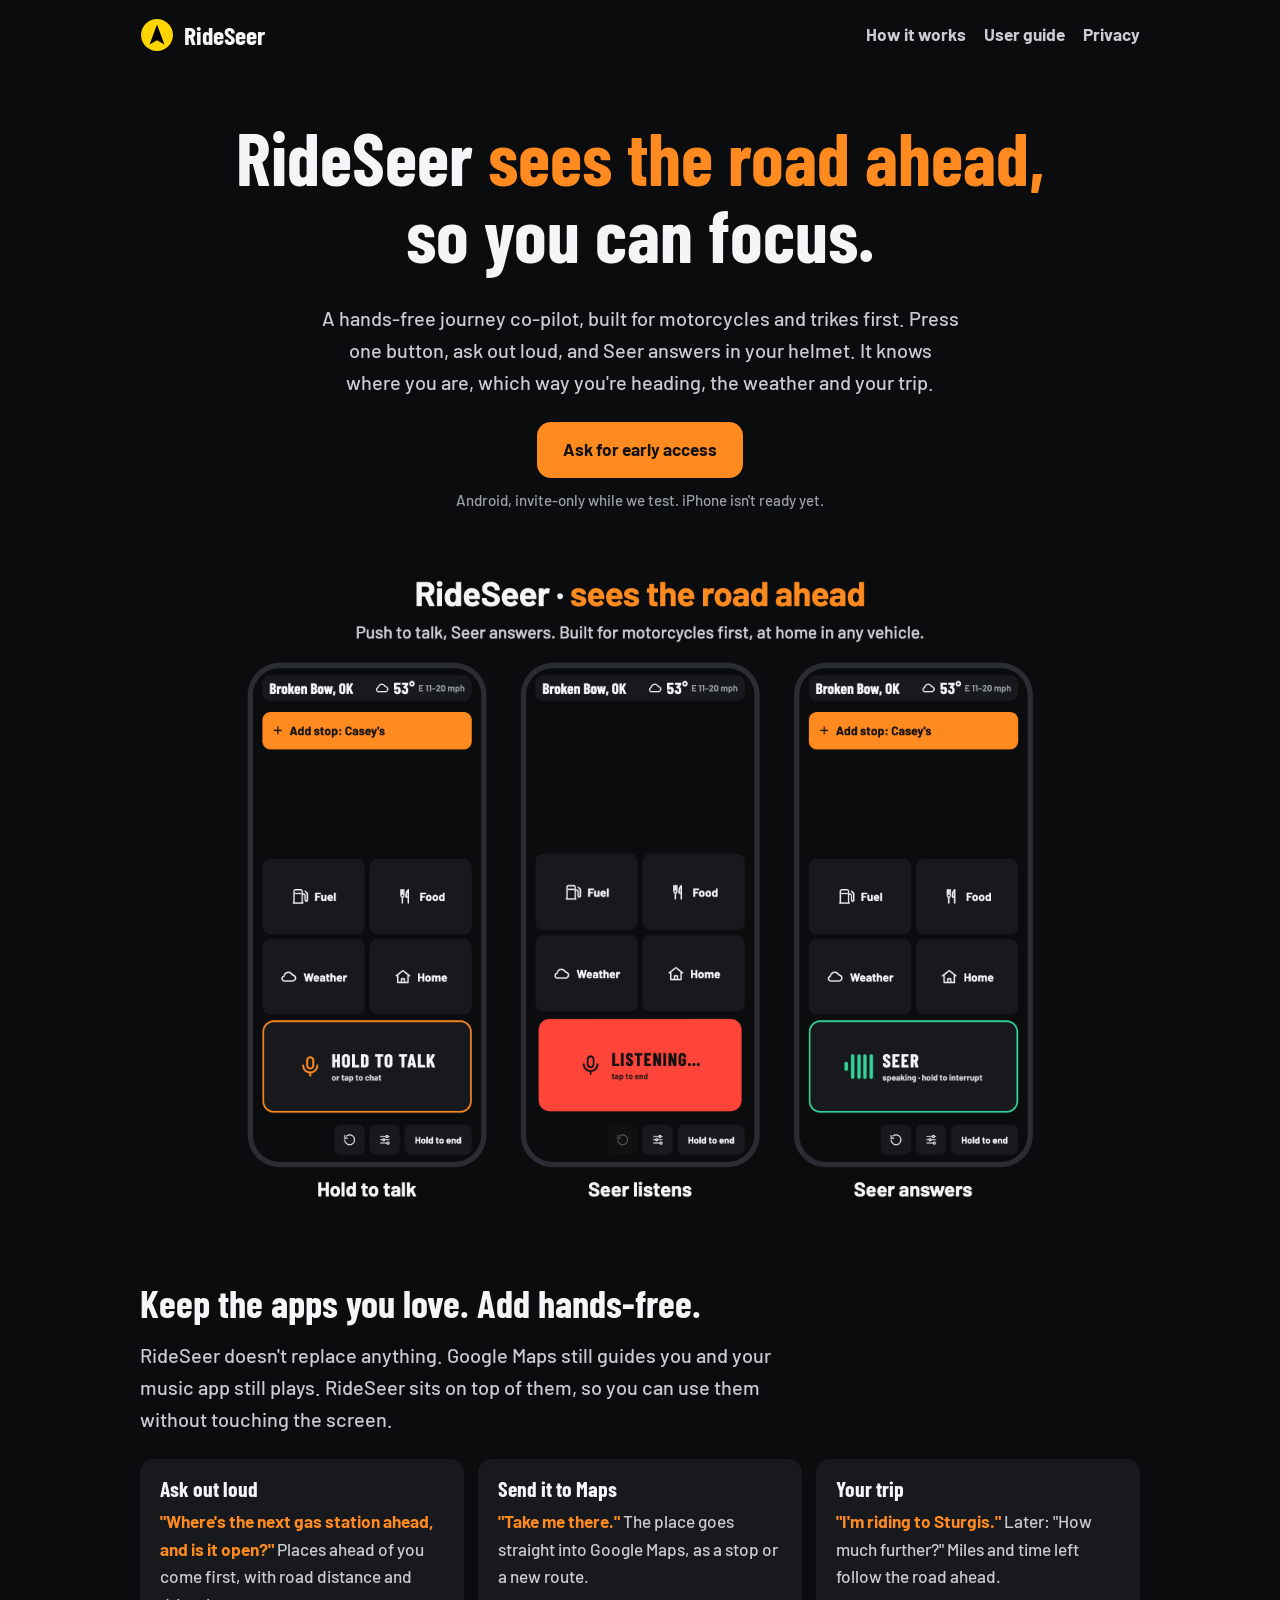
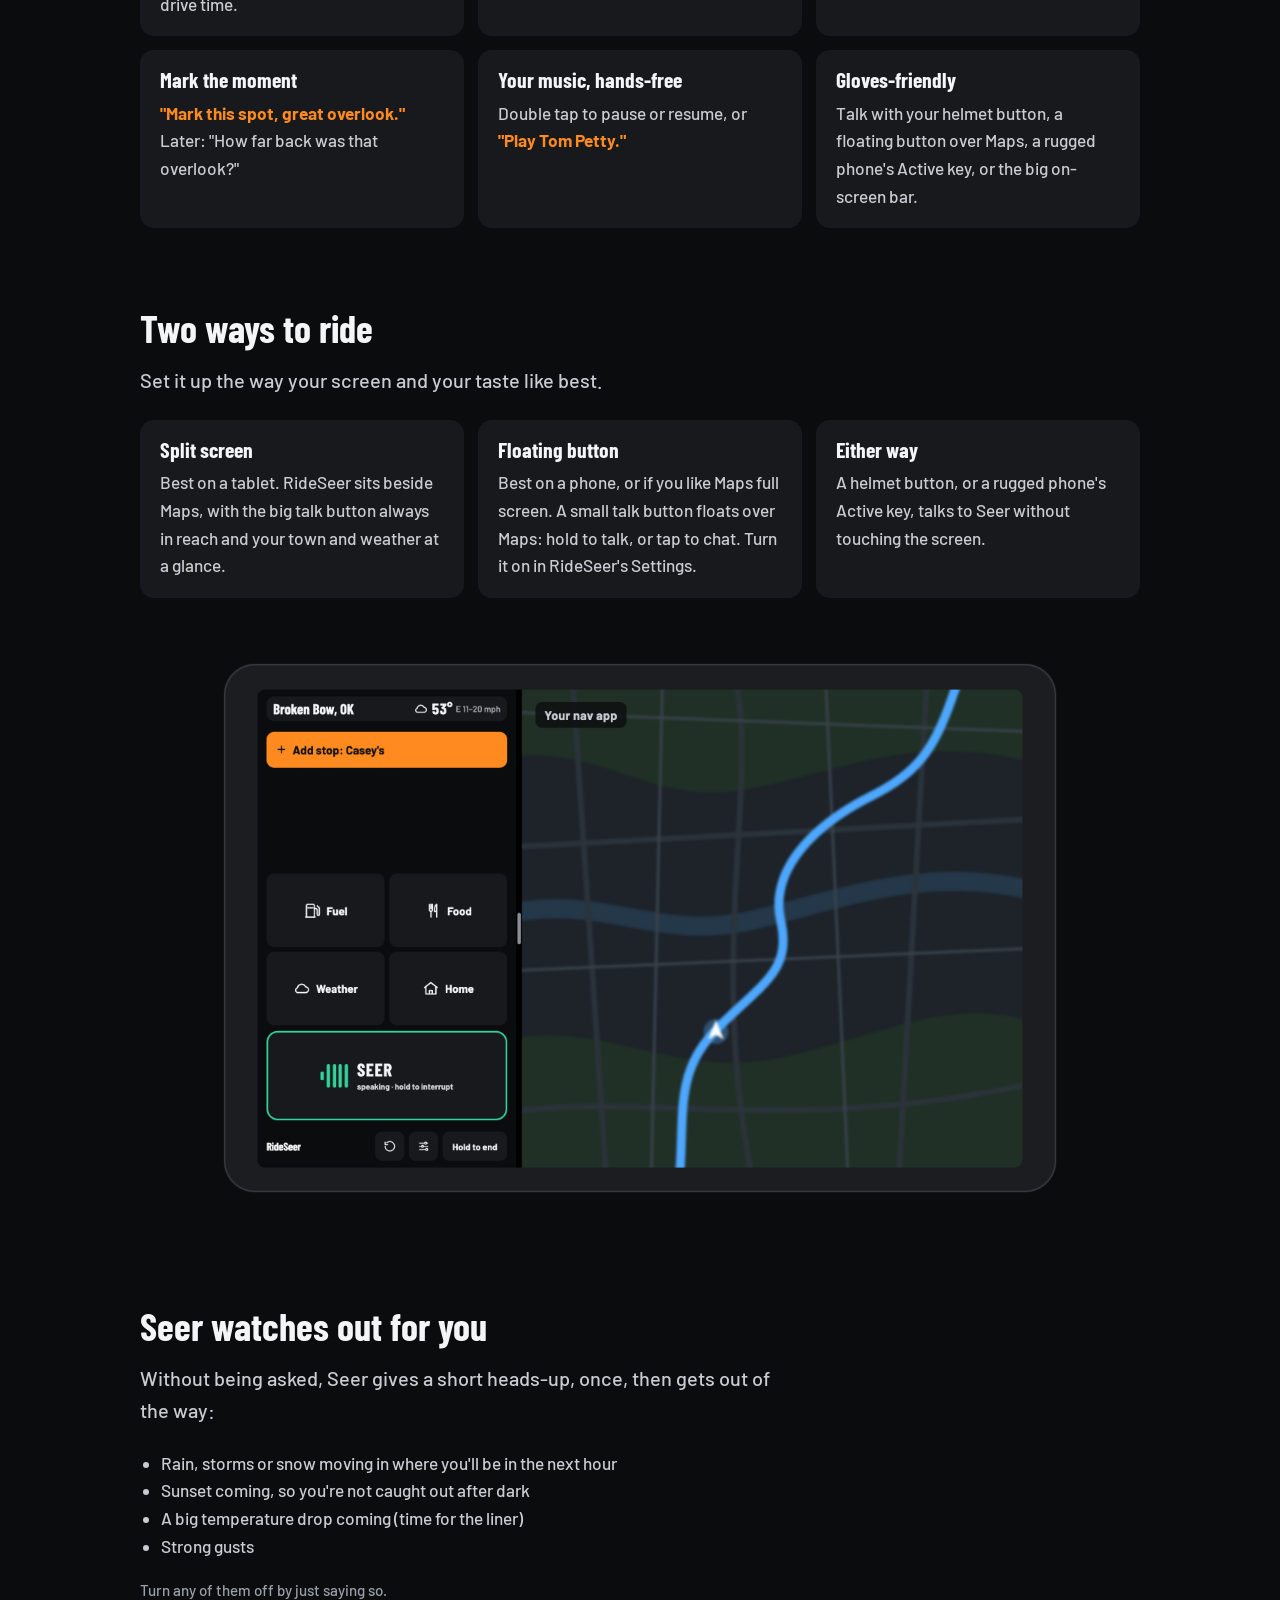
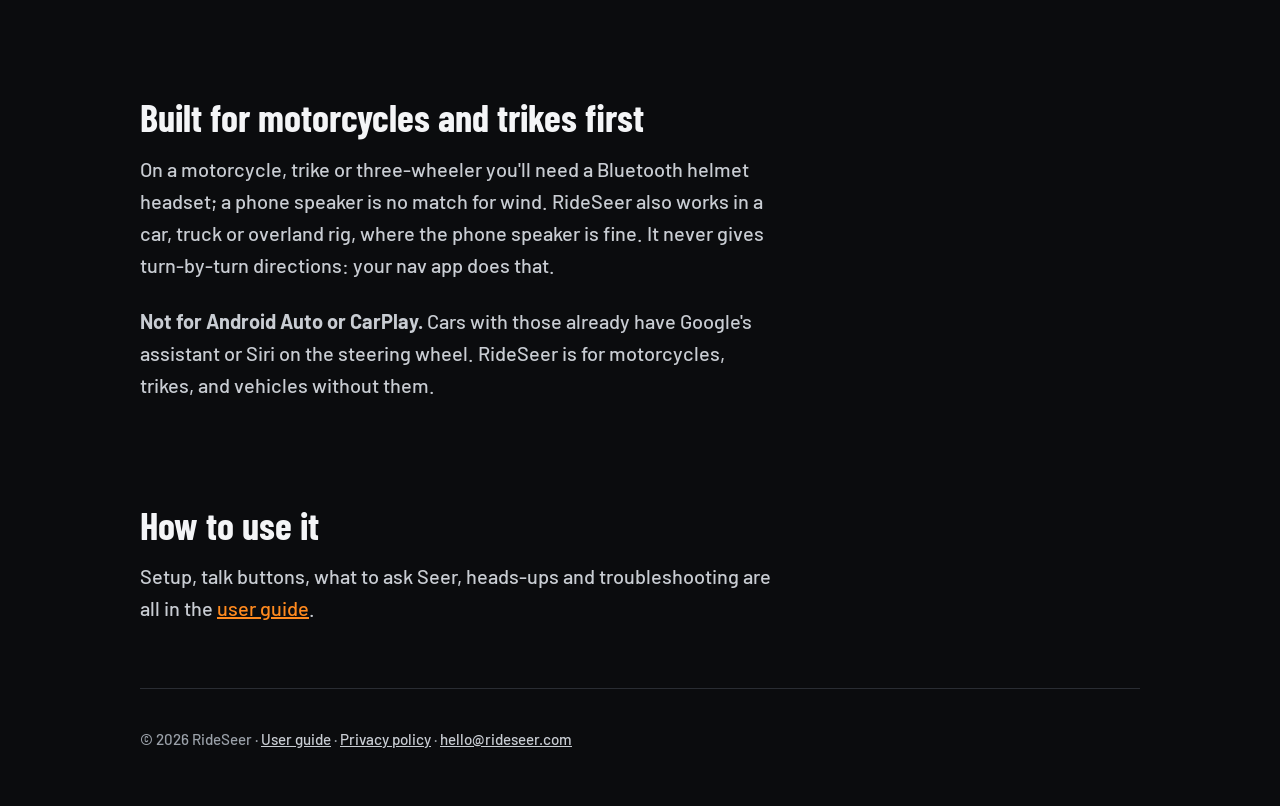
<file: index.html>
<!doctype html>
<html lang="en">
<head>
  <meta charset="utf-8">
  <meta name="viewport" content="width=device-width, initial-scale=1">
  <title>RideSeer: sees the road ahead, so you can focus</title>
  <meta name="description" content="RideSeer is a hands-free journey co-pilot, built for motorcycles and trikes first. Press a button, ask out loud, and Seer answers in your helmet.">
  <meta name="theme-color" content="#0b0c0e">
  <link rel="icon" href="favicon.svg" type="image/svg+xml">
  <link rel="stylesheet" href="style.css">
</head>
<body>
  <div class="wrap">
    <header class="top">
      <a class="logo" href="./"><img src="favicon.svg" alt="">RideSeer</a>
      <nav class="top"><a href="#how">How it works</a><a href="guide.html">User guide</a><a href="privacy.html">Privacy</a></nav>
    </header>

    <main>
      <div class="hero">
        <h1>RideSeer <span>sees the road ahead,</span><br>so you can focus.</h1>
        <p class="lede">A hands-free journey co-pilot, built for motorcycles and trikes first. Press one button, ask out loud, and Seer answers in your helmet. It knows where you are, which way you're heading, the weather and your trip.</p>
        <a class="cta" href="mailto:hello@rideseer.com?subject=RideSeer%20early%20access">Ask for early access</a>
        <p class="note">Android, invite-only while we test. iPhone isn't ready yet.</p>
        <img class="shot" src="img/rideseer-3up.png" alt="Three RideSeer screens: ready to talk, listening, and Seer answering, with town and weather on top">
      </div>

      <section id="how">
        <h2>Keep the apps you love. Add hands-free.</h2>
        <p class="lede" style="margin-left:0">RideSeer doesn't replace anything. Google Maps still guides you and your music app still plays. RideSeer sits on top of them, so you can use them without touching the screen.</p>
        <div class="grid">
          <div class="card">
            <h3>Ask out loud</h3>
            <p><span class="say">"Where's the next gas station ahead, and is it open?"</span> Places ahead of you come first, with road distance and drive time.</p>
          </div>
          <div class="card">
            <h3>Send it to Maps</h3>
            <p><span class="say">"Take me there."</span> The place goes straight into Google Maps, as a stop or a new route.</p>
          </div>
          <div class="card">
            <h3>Your trip</h3>
            <p><span class="say">"I'm riding to Sturgis."</span> Later: "How much further?" Miles and time left follow the road ahead.</p>
          </div>
          <div class="card">
            <h3>Mark the moment</h3>
            <p><span class="say">"Mark this spot, great overlook."</span> Later: "How far back was that overlook?"</p>
          </div>
          <div class="card">
            <h3>Your music, hands-free</h3>
            <p>Double tap to pause or resume, or <span class="say">"Play Tom Petty."</span></p>
          </div>
          <div class="card">
            <h3>Gloves-friendly</h3>
            <p>Talk with your helmet button, a floating button over Maps, a rugged phone's Active key, or the big on-screen bar.</p>
          </div>
        </div>
      </section>

      <section id="setup">
        <h2>Two ways to ride</h2>
        <p class="lede" style="margin-left:0">Set it up the way your screen and your taste like best.</p>
        <div class="grid">
          <div class="card">
            <h3>Split screen</h3>
            <p>Best on a tablet. RideSeer sits beside Maps, with the big talk button always in reach and your town and weather at a glance.</p>
          </div>
          <div class="card">
            <h3>Floating button</h3>
            <p>Best on a phone, or if you like Maps full screen. A small talk button floats over Maps: hold to talk, or tap to chat. Turn it on in RideSeer's Settings.</p>
          </div>
          <div class="card">
            <h3>Either way</h3>
            <p>A helmet button, or a rugged phone's Active key, talks to Seer without touching the screen.</p>
          </div>
        </div>
        <img class="shot" src="img/split.png" alt="A tablet in split screen: RideSeer in the left third with Seer speaking, the quick buttons and an Add stop button; a nav app's map fills the other two thirds" loading="lazy">
      </section>

      <section>
        <h2>Seer watches out for you</h2>
        <p class="lede" style="margin-left:0">Without being asked, Seer gives a short heads-up, once, then gets out of the way:</p>
        <ul class="plain">
          <li>Rain, storms or snow moving in where you'll be in the next hour</li>
          <li>Sunset coming, so you're not caught out after dark</li>
          <li>A big temperature drop coming (time for the liner)</li>
          <li>Strong gusts</li>
        </ul>
        <p class="note">Turn any of them off by just saying so.</p>
      </section>

      <section>
        <h2>Built for motorcycles and trikes first</h2>
        <p class="lede" style="margin-left:0">On a motorcycle, trike or three-wheeler you'll need a Bluetooth helmet headset; a phone speaker is no match for wind. RideSeer also works in a car, truck or overland rig, where the phone speaker is fine. It never gives turn-by-turn directions: your nav app does that.</p>
        <p class="lede" style="margin-left:0"><strong>Not for Android Auto or CarPlay.</strong> Cars with those already have Google's assistant or Siri on the steering wheel. RideSeer is for motorcycles, trikes, and vehicles without them.</p>
      </section>

      <section>
        <h2>How to use it</h2>
        <p class="lede" style="margin-left:0">Setup, talk buttons, what to ask Seer, heads-ups and troubleshooting are all in the <a href="guide.html">user guide</a>.</p>
      </section>
    </main>

    <footer>
      <p>© 2026 RideSeer · <a href="guide.html">User guide</a> · <a href="privacy.html">Privacy policy</a> · <a href="mailto:hello@rideseer.com">hello@rideseer.com</a></p>
    </footer>
  </div>
</body>
</html>
</file>
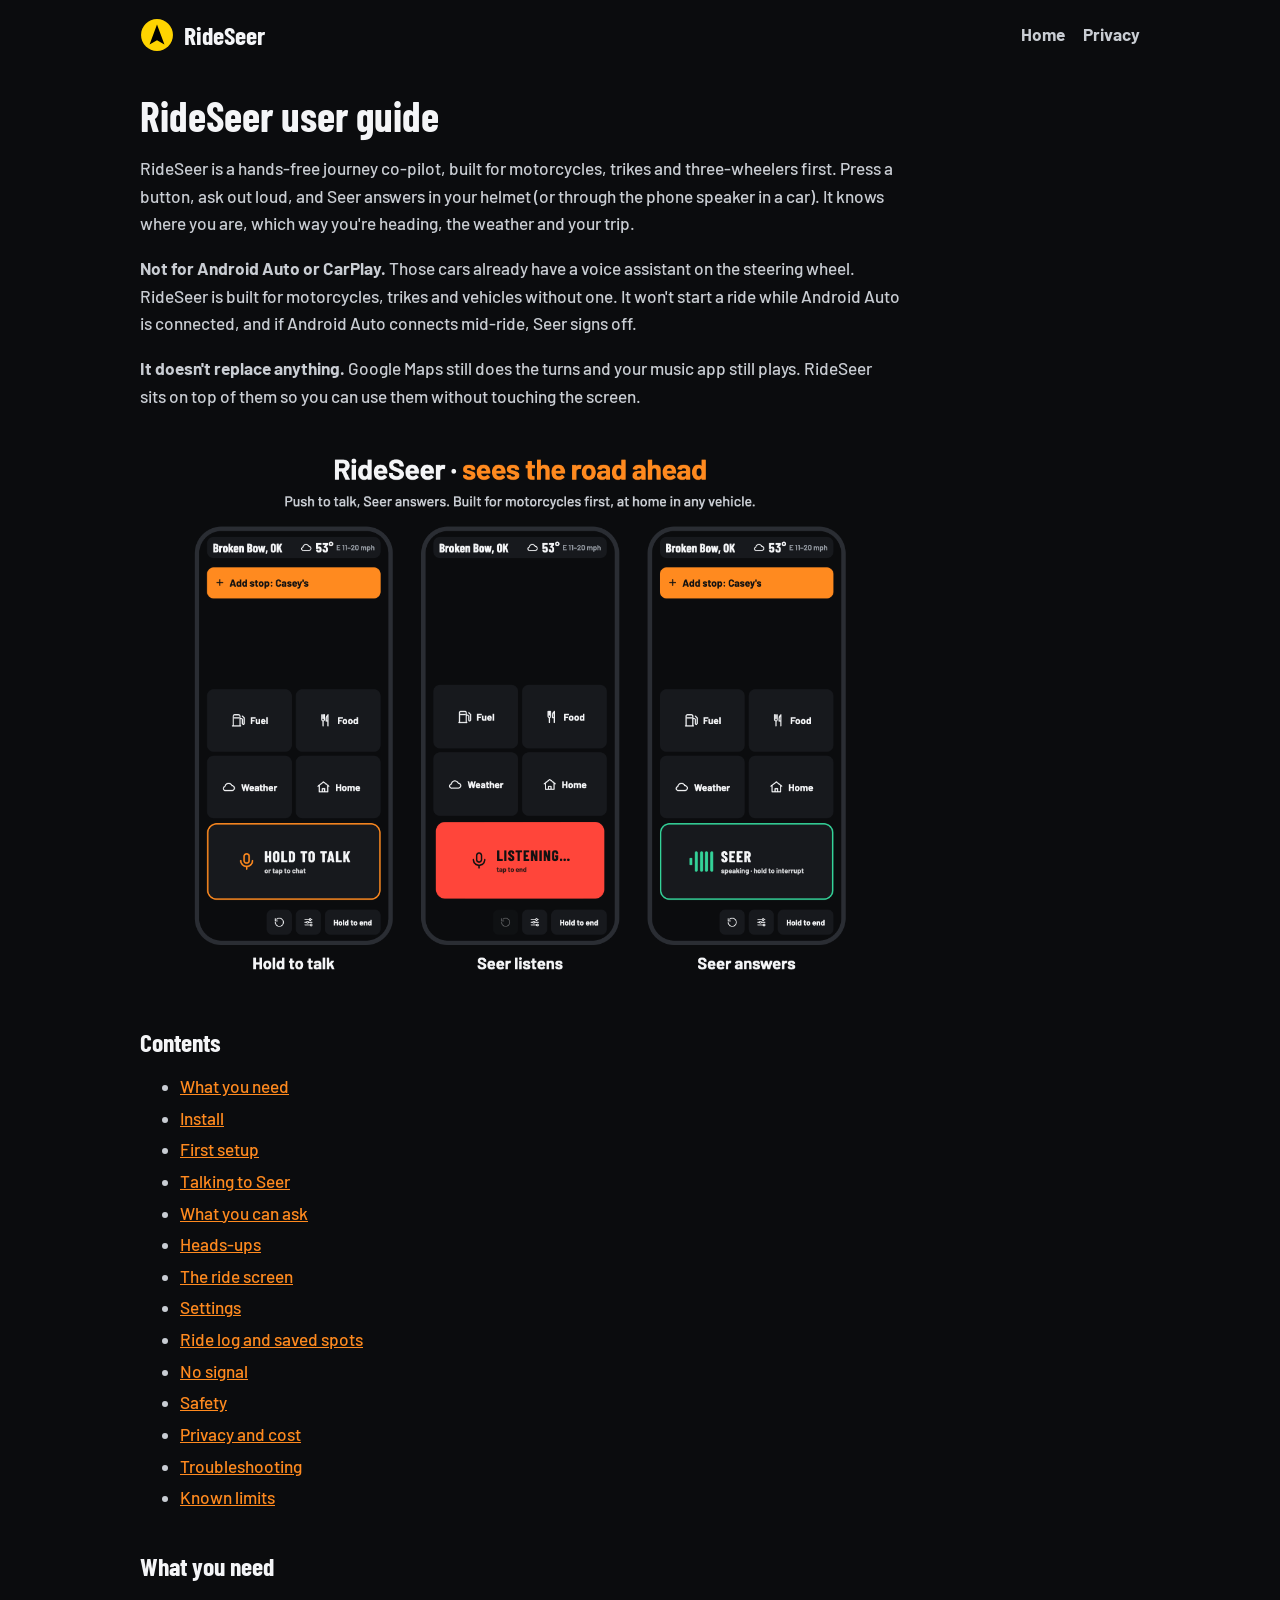
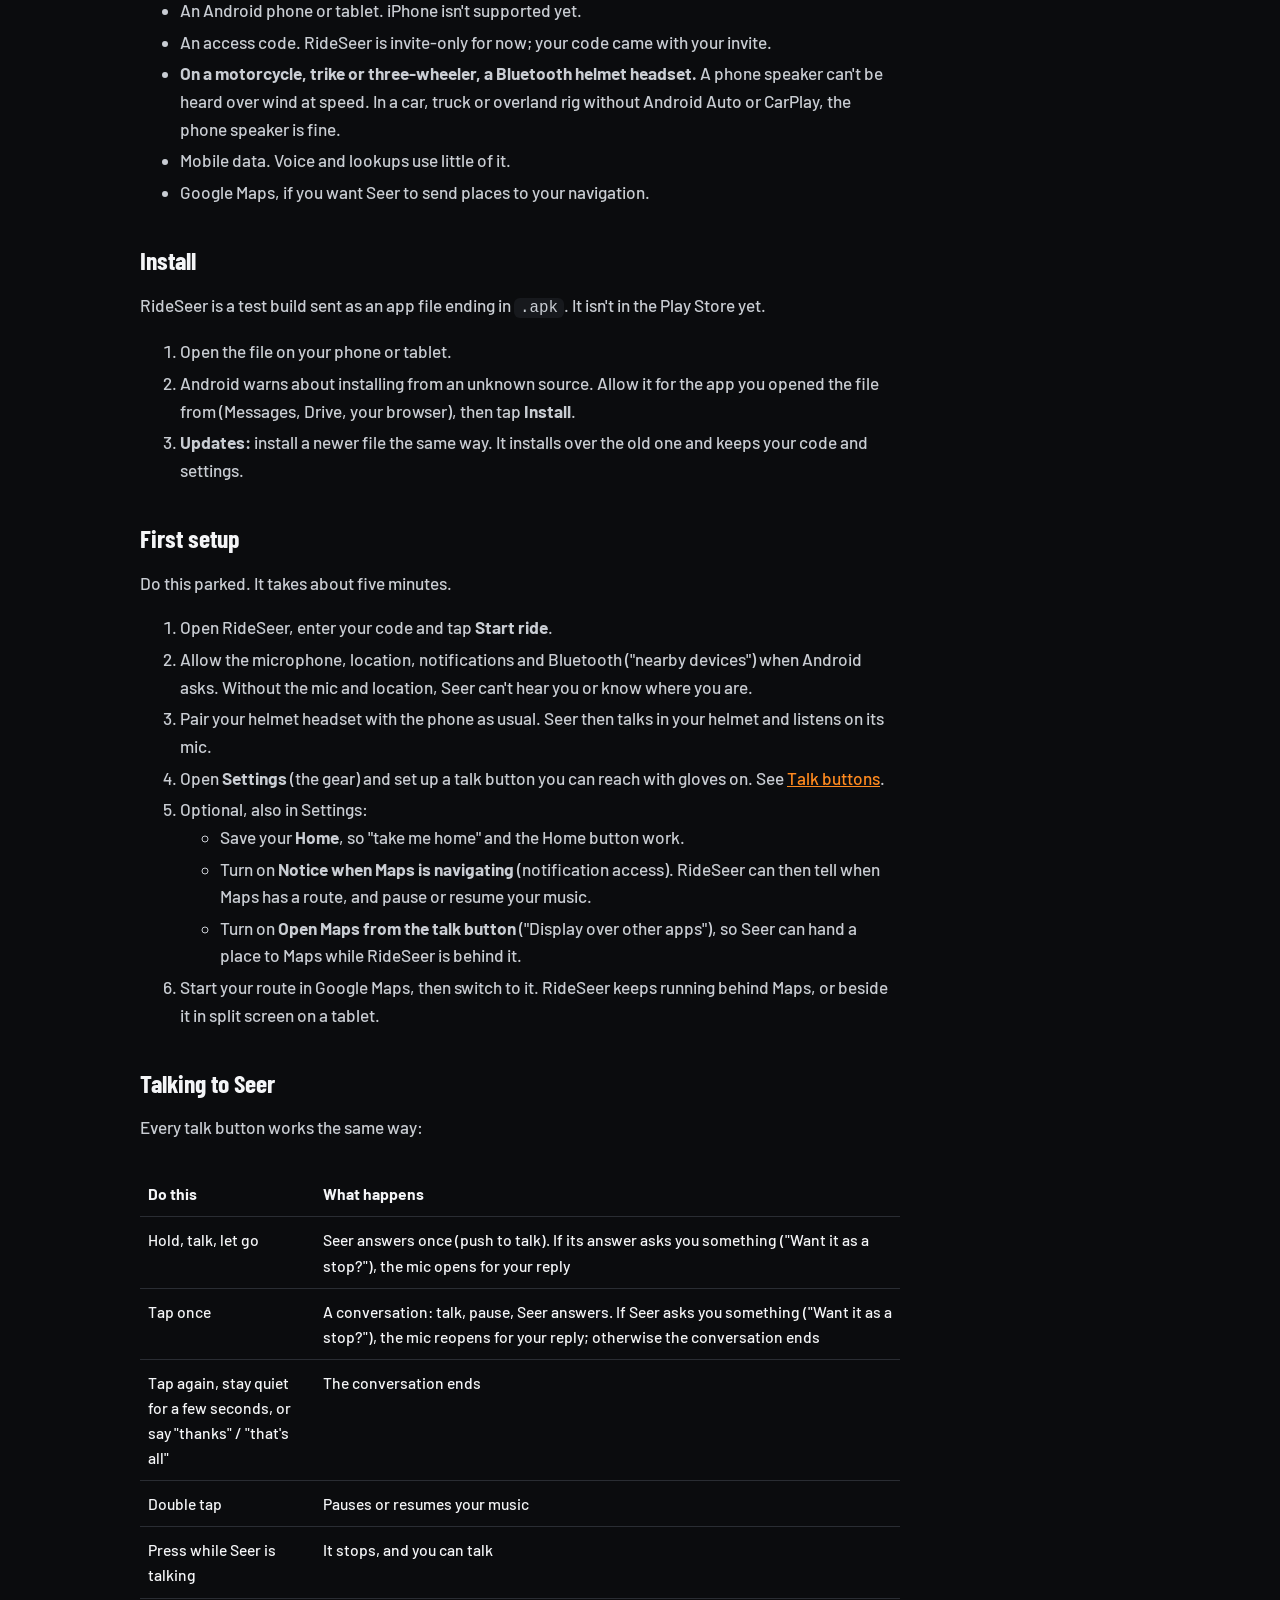
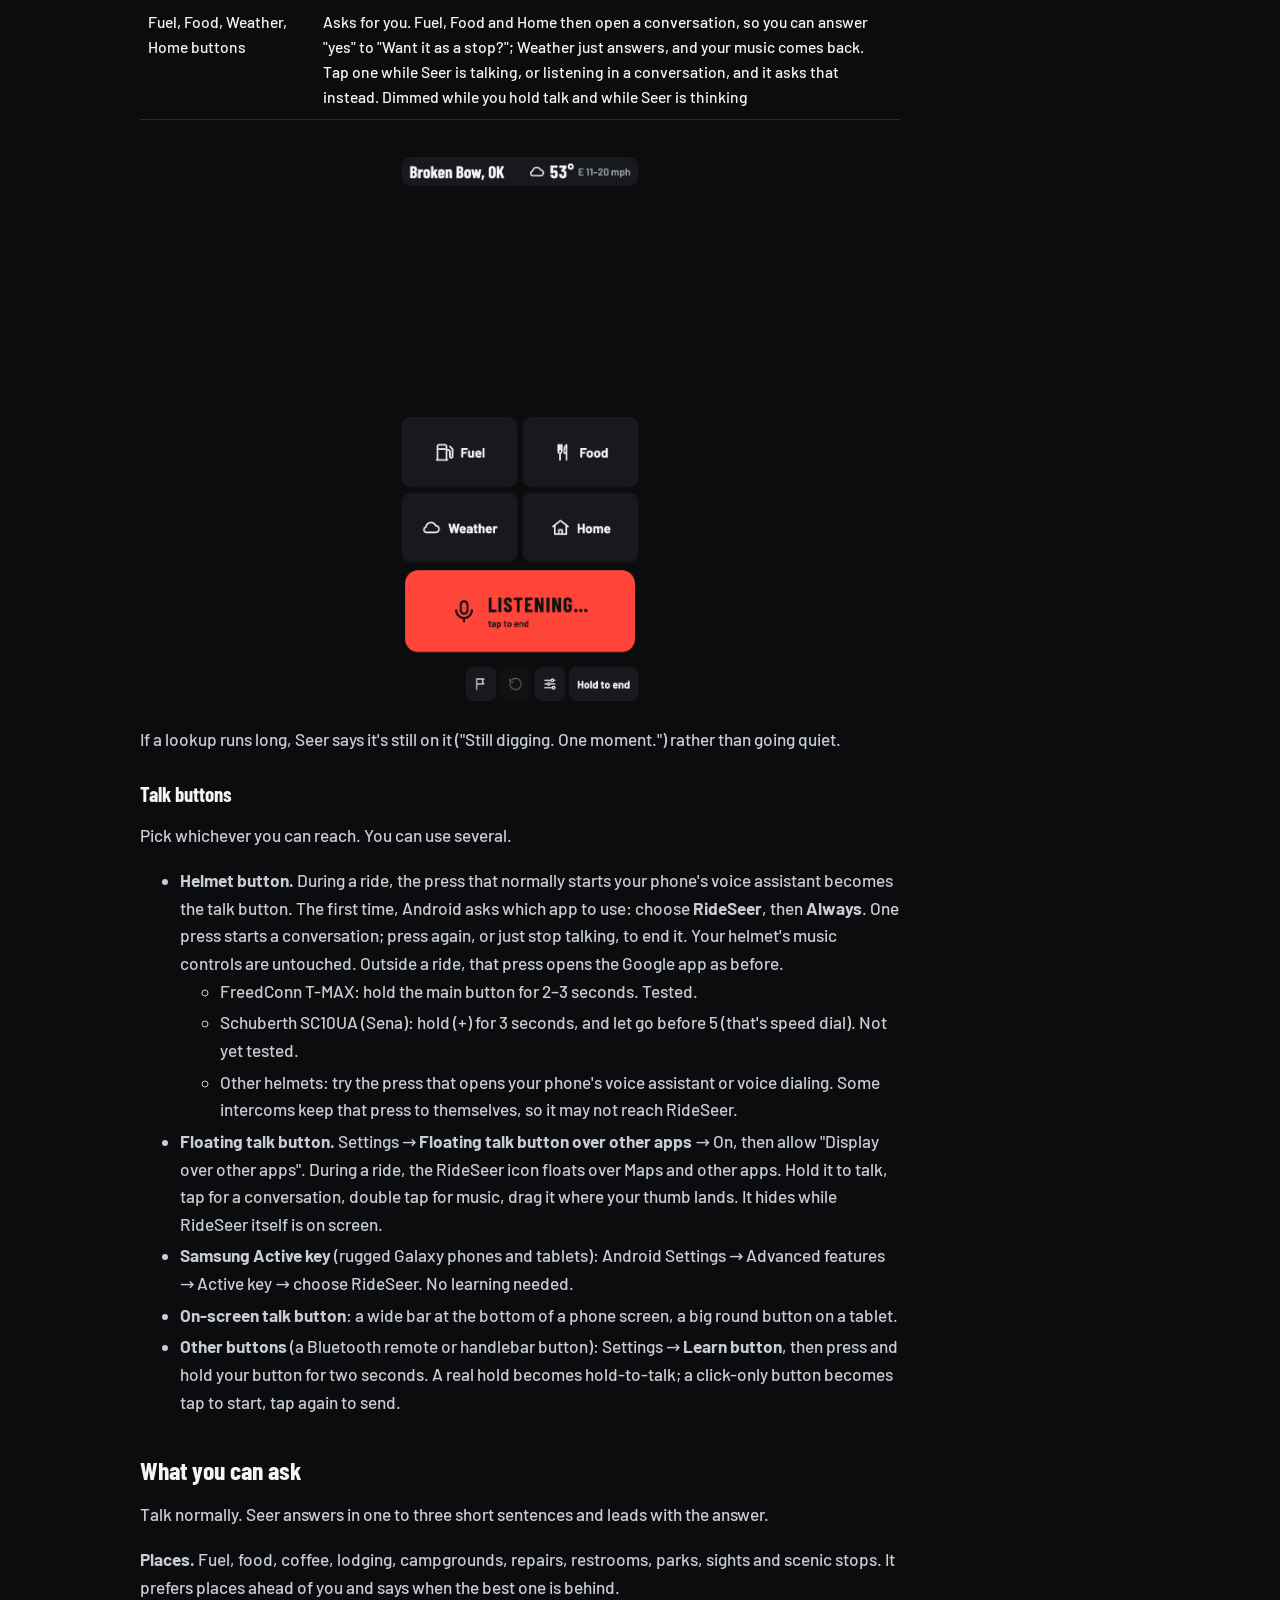
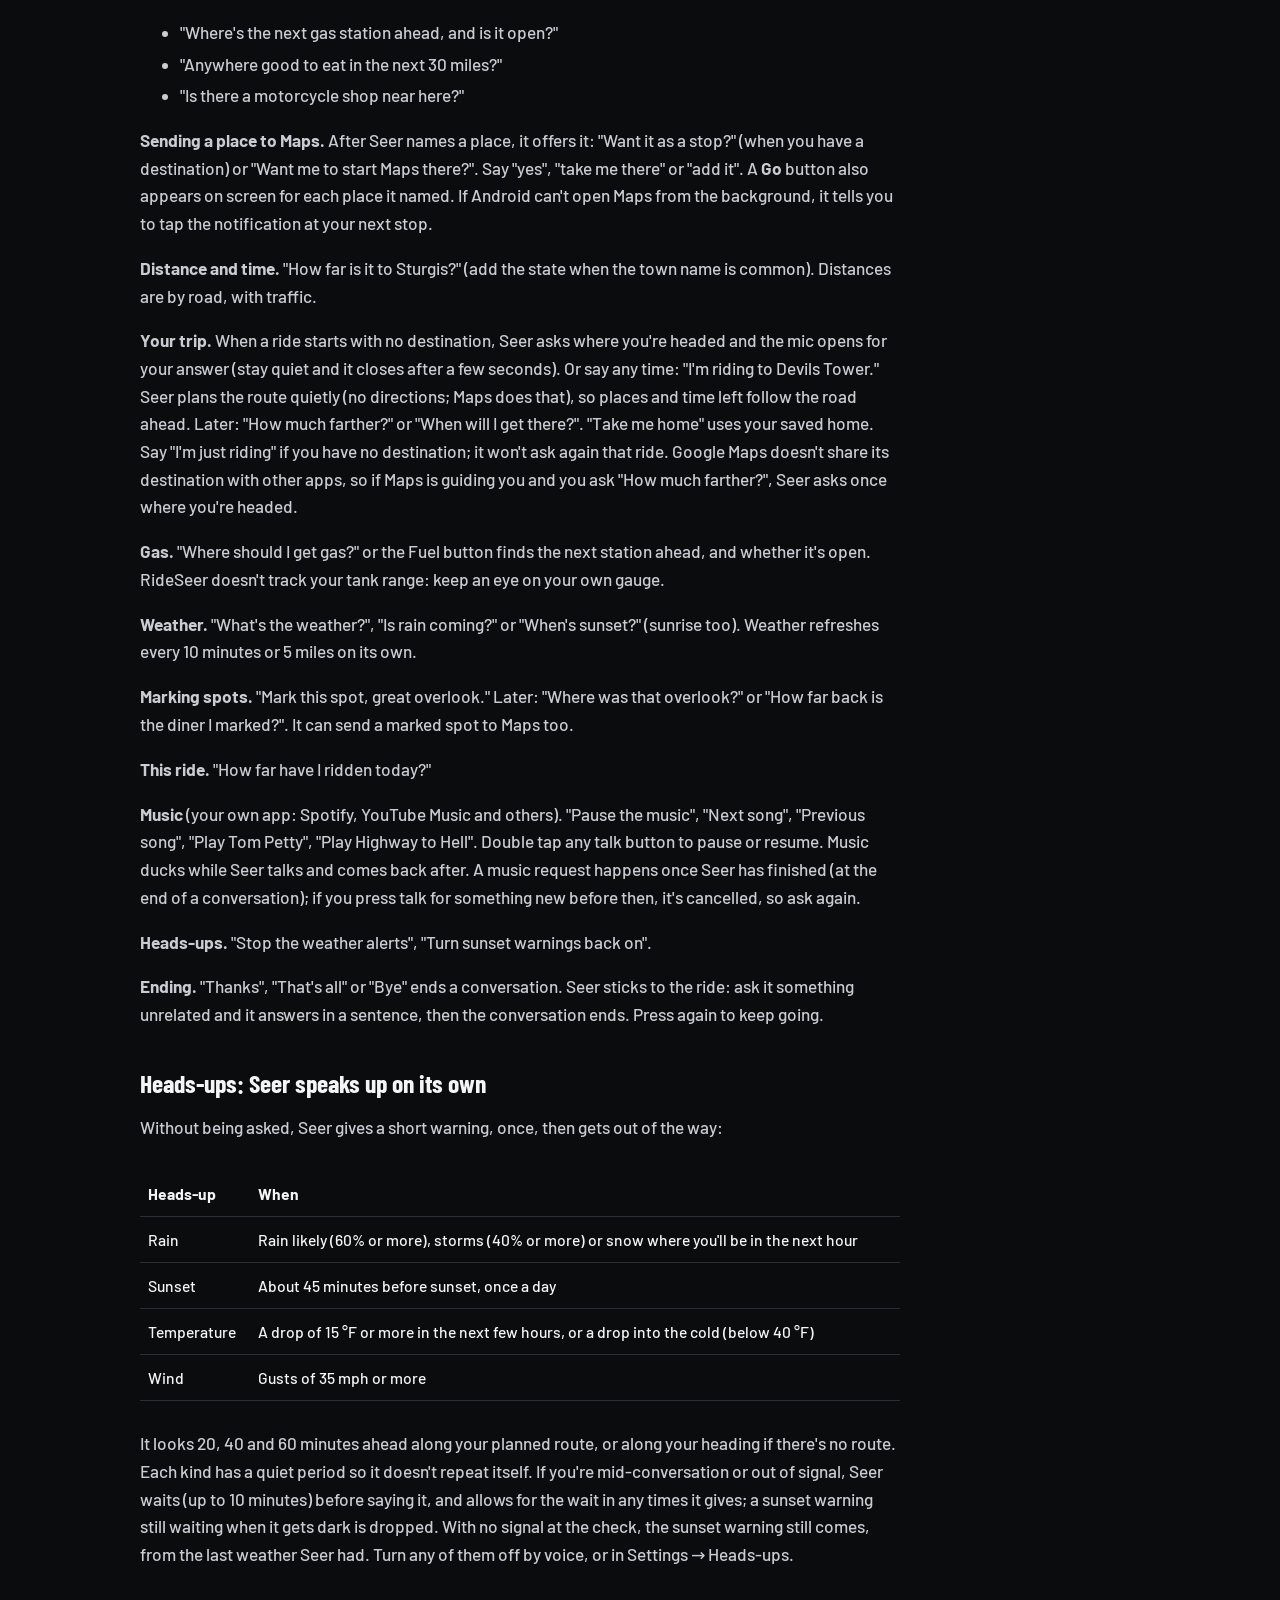
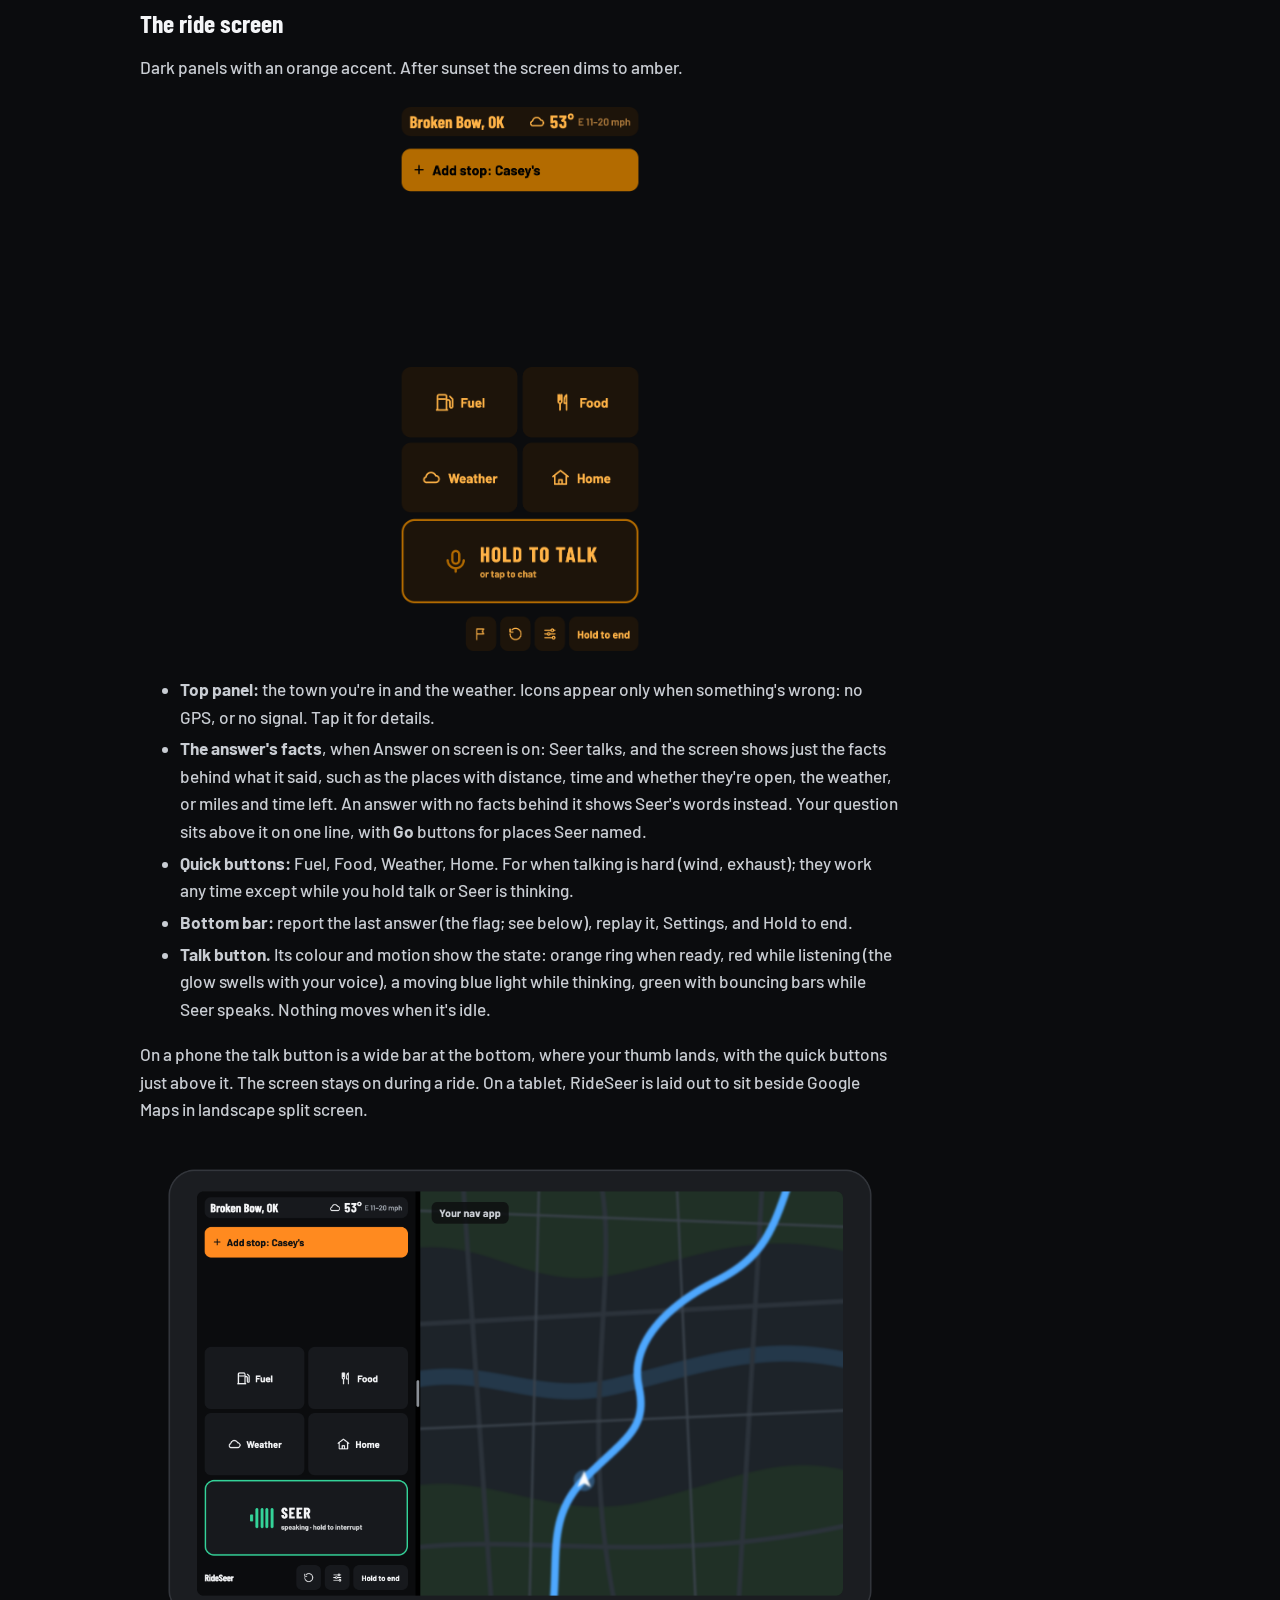
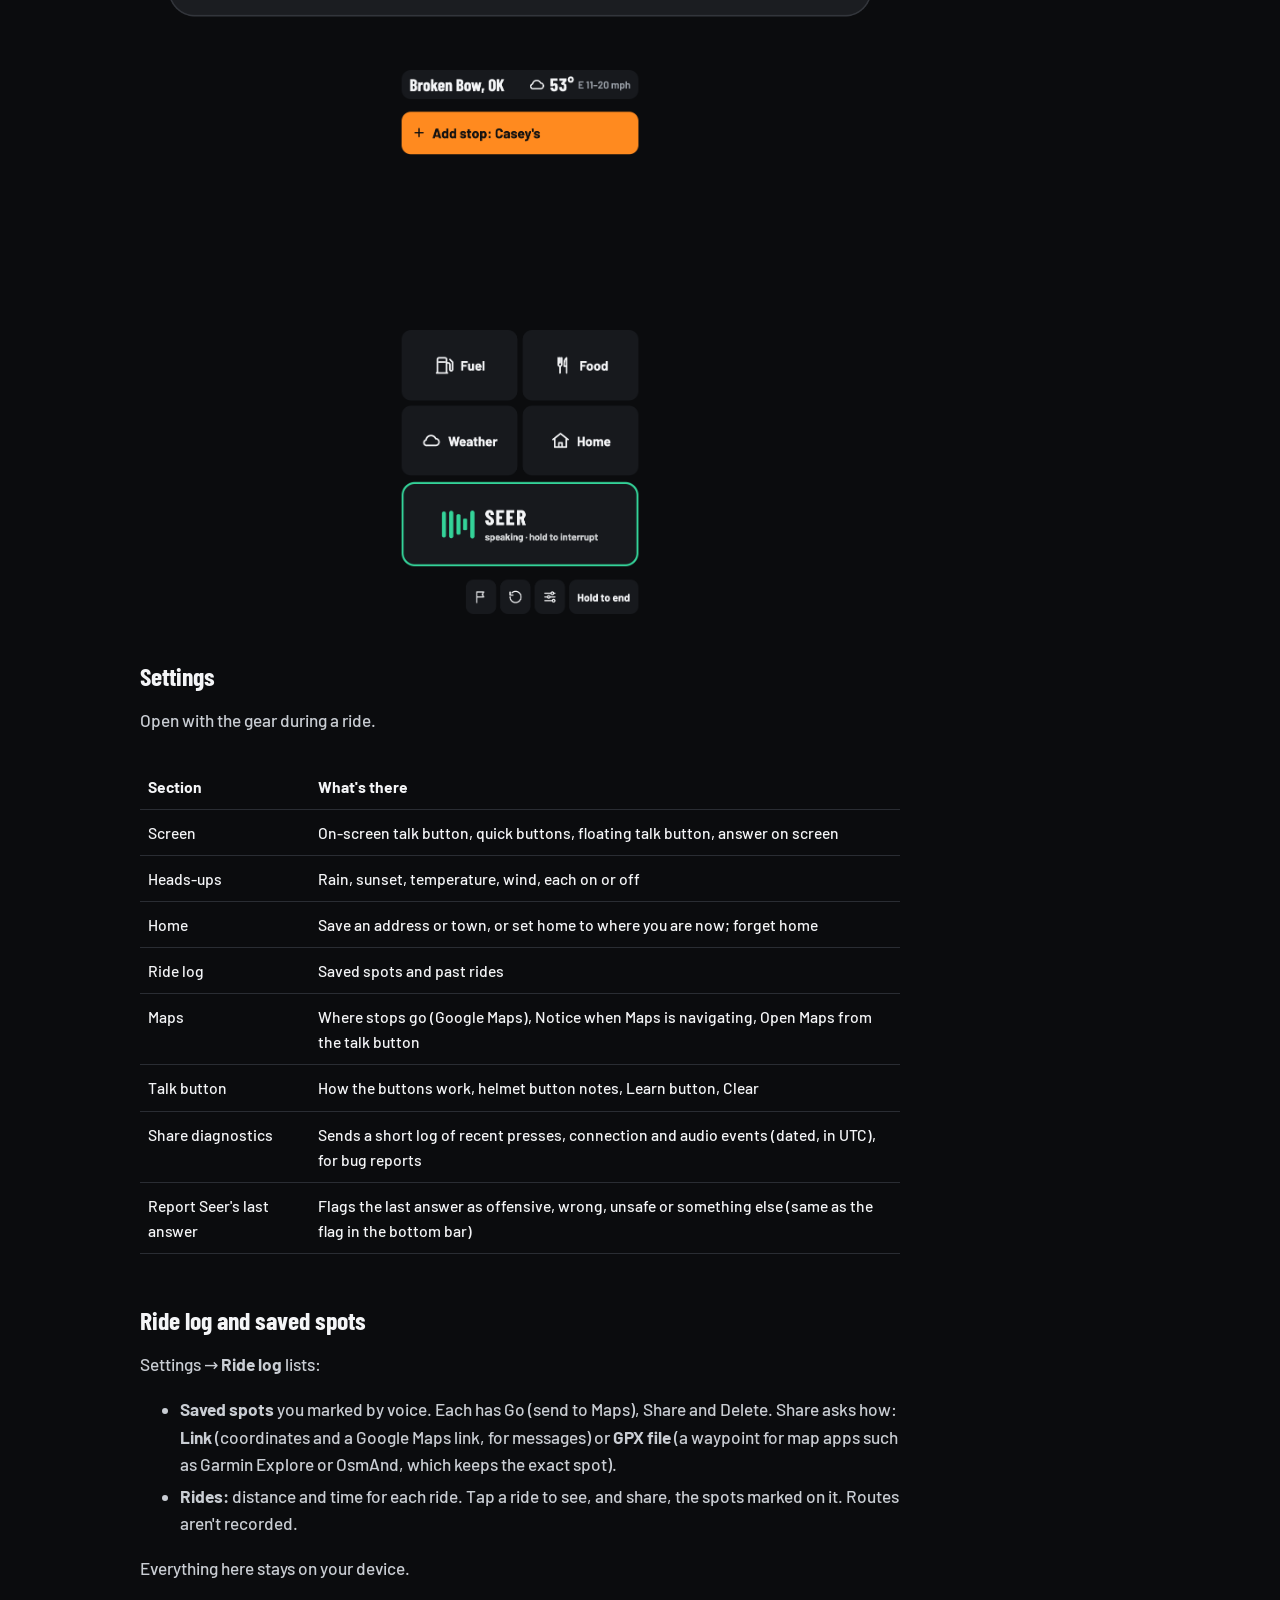
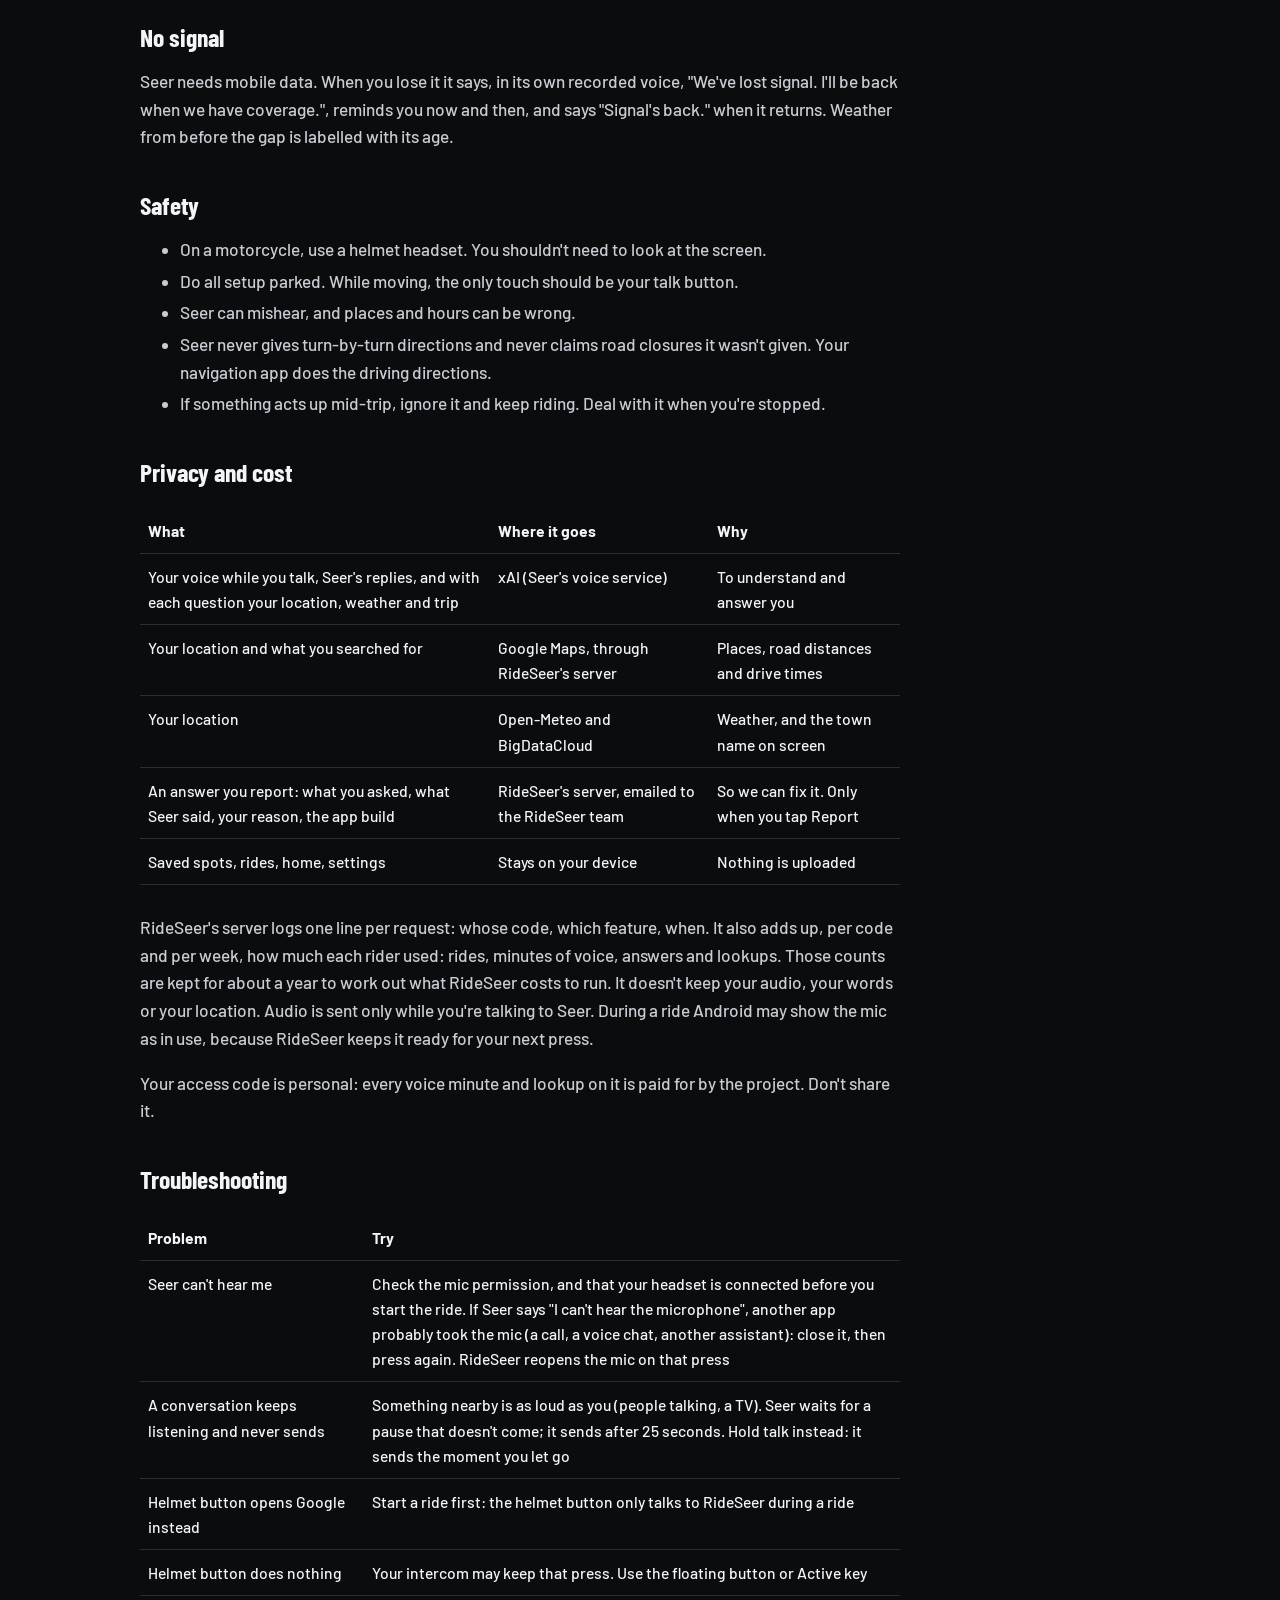
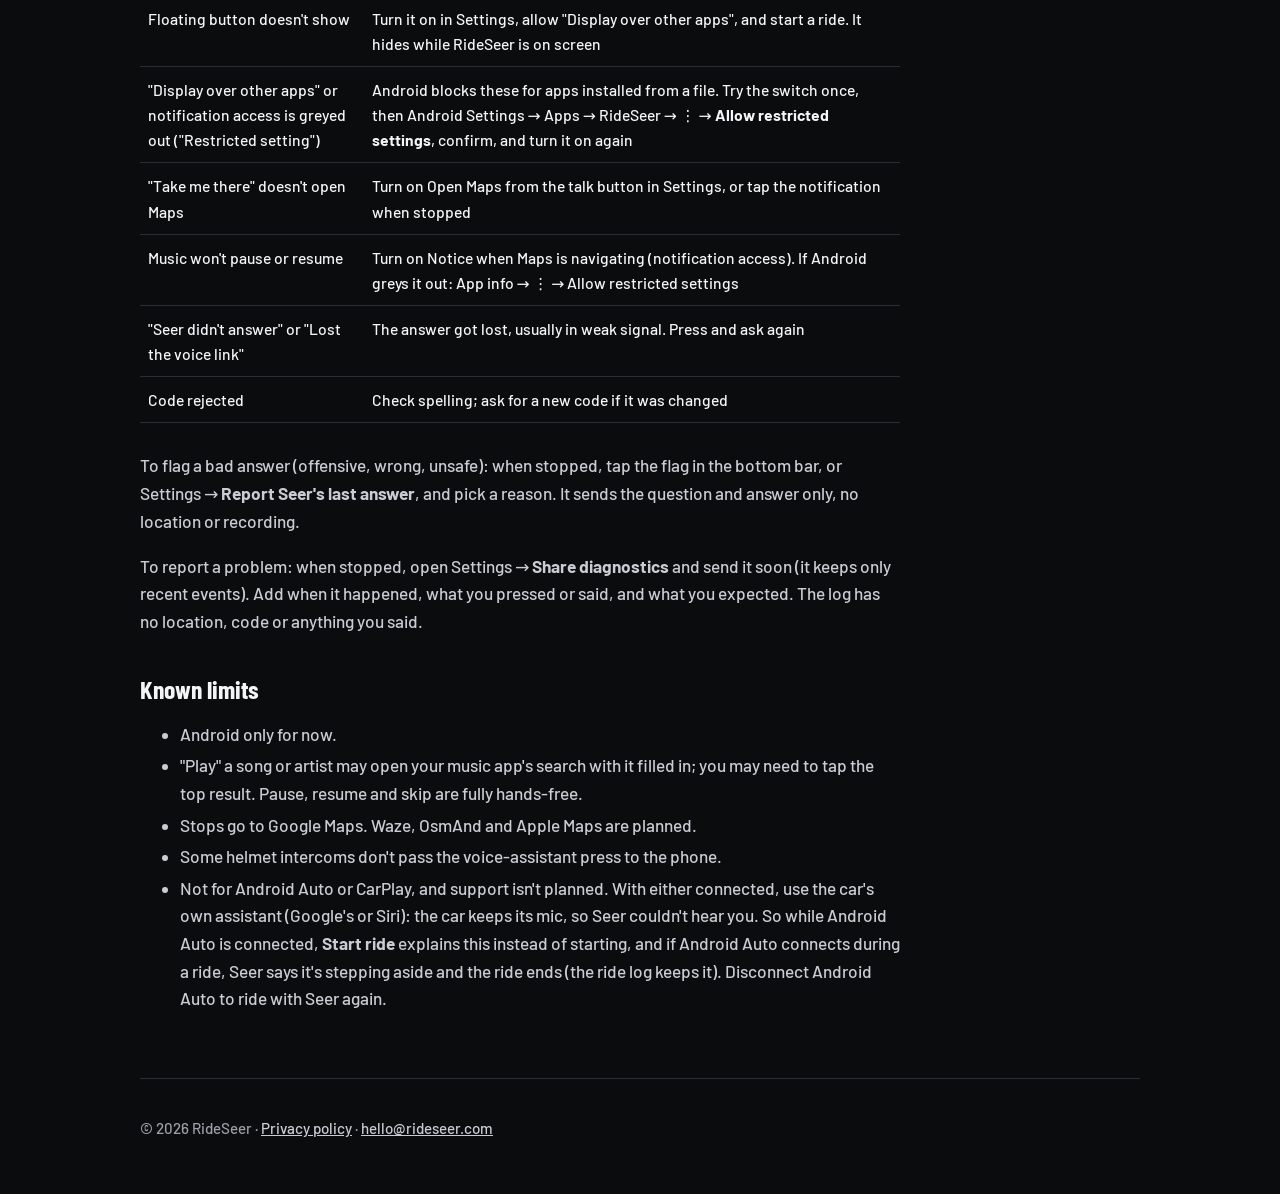
<file: guide.html>
<!doctype html>
<html lang="en">
<head>
  <meta charset="utf-8">
  <meta name="viewport" content="width=device-width, initial-scale=1">
  <title>RideSeer user guide</title>
  <meta name="description" content="How to set up and ride with RideSeer: talk buttons, what to ask Seer, heads-ups, settings and troubleshooting.">
  <meta name="theme-color" content="#0b0c0e">
  <link rel="icon" href="favicon.svg" type="image/svg+xml">
  <link rel="stylesheet" href="style.css">
</head>
<body>
  <div class="wrap">
    <header class="top">
      <a class="logo" href="./"><img src="favicon.svg" alt="">RideSeer</a>
      <nav class="top"><a href="./">Home</a><a href="privacy.html">Privacy</a></nav>
    </header>

    <!-- Generated from docs/user-guide.md in the app repo by scripts/site-guide.mjs. Edit the guide there, not here. -->
    <main class="doc guide">
      <h1>RideSeer user guide</h1>
      <p>RideSeer is a hands-free journey co-pilot, built for motorcycles, trikes and three-wheelers first. Press a button, ask out loud, and Seer answers in your helmet (or through the phone speaker in a car). It knows where you are, which way you're heading, the weather and your trip.</p>
      <p><strong>Not for Android Auto or CarPlay.</strong> Those cars already have a voice assistant on the steering wheel. RideSeer is built for motorcycles, trikes and vehicles without one. It won't start a ride while Android Auto is connected, and if Android Auto connects mid-ride, Seer signs off.</p>
      <p><strong>It doesn't replace anything.</strong> Google Maps still does the turns and your music app still plays. RideSeer sits on top of them so you can use them without touching the screen.</p>
      <p class="guide__shot"><img class="guide__img" src="img/guide/rideseer-3up.png" alt="RideSeer ride screen: town, weather, quick buttons and the talk button" loading="lazy"></p>
      <h2 id="contents">Contents</h2>
      <ul><li><a href="#what-you-need">What you need</a></li><li><a href="#install">Install</a></li><li><a href="#first-setup">First setup</a></li><li><a href="#talking-to-seer">Talking to Seer</a></li><li><a href="#what-you-can-ask">What you can ask</a></li><li><a href="#heads-ups-seer-speaks-up-on-its-own">Heads-ups</a></li><li><a href="#the-ride-screen">The ride screen</a></li><li><a href="#settings">Settings</a></li><li><a href="#ride-log-and-saved-spots">Ride log and saved spots</a></li><li><a href="#no-signal">No signal</a></li><li><a href="#safety">Safety</a></li><li><a href="#privacy-and-cost">Privacy and cost</a></li><li><a href="#troubleshooting">Troubleshooting</a></li><li><a href="#known-limits">Known limits</a></li></ul>
      <h2 id="what-you-need">What you need</h2>
      <ul><li>An Android phone or tablet. iPhone isn't supported yet.</li><li>An access code. RideSeer is invite-only for now; your code came with your invite.</li><li><strong>On a motorcycle, trike or three-wheeler, a Bluetooth helmet headset.</strong> A phone speaker can't be heard over wind at speed. In a car, truck or overland rig without Android Auto or CarPlay, the phone speaker is fine.</li><li>Mobile data. Voice and lookups use little of it.</li><li>Google Maps, if you want Seer to send places to your navigation.</li></ul>
      <h2 id="install">Install</h2>
      <p>RideSeer is a test build sent as an app file ending in <code>.apk</code>. It isn't in the Play Store yet.</p>
      <ol><li>Open the file on your phone or tablet.</li><li>Android warns about installing from an unknown source. Allow it for the app you opened the file from (Messages, Drive, your browser), then tap <strong>Install</strong>.</li><li><strong>Updates:</strong> install a newer file the same way. It installs over the old one and keeps your code and settings.</li></ol>
      <h2 id="first-setup">First setup</h2>
      <p>Do this parked. It takes about five minutes.</p>
      <ol><li>Open RideSeer, enter your code and tap <strong>Start ride</strong>.</li><li>Allow the microphone, location, notifications and Bluetooth ("nearby devices") when Android asks. Without the mic and location, Seer can't hear you or know where you are.</li><li>Pair your helmet headset with the phone as usual. Seer then talks in your helmet and listens on its mic.</li><li>Open <strong>Settings</strong> (the gear) and set up a talk button you can reach with gloves on. See <a href="#talk-buttons">Talk buttons</a>.</li><li>Optional, also in Settings:<ul><li>Save your <strong>Home</strong>, so "take me home" and the Home button work.</li><li>Turn on <strong>Notice when Maps is navigating</strong> (notification access). RideSeer can then tell when Maps has a route, and pause or resume your music.</li><li>Turn on <strong>Open Maps from the talk button</strong> ("Display over other apps"), so Seer can hand a place to Maps while RideSeer is behind it.</li></ul></li><li>Start your route in Google Maps, then switch to it. RideSeer keeps running behind Maps, or beside it in split screen on a tablet.</li></ol>
      <h2 id="talking-to-seer">Talking to Seer</h2>
      <p>Every talk button works the same way:</p>
      <div class="tablewrap"><table><thead><tr><th>Do this</th><th>What happens</th></tr></thead><tbody><tr><td>Hold, talk, let go</td><td>Seer answers once (push to talk). If its answer asks you something ("Want it as a stop?"), the mic opens for your reply</td></tr><tr><td>Tap once</td><td>A conversation: talk, pause, Seer answers. If Seer asks you something ("Want it as a stop?"), the mic reopens for your reply; otherwise the conversation ends</td></tr><tr><td>Tap again, stay quiet for a few seconds, or say "thanks" / "that's all"</td><td>The conversation ends</td></tr><tr><td>Double tap</td><td>Pauses or resumes your music</td></tr><tr><td>Press while Seer is talking</td><td>It stops, and you can talk</td></tr><tr><td>Fuel, Food, Weather, Home buttons</td><td>Asks for you. Fuel, Food and Home then open a conversation, so you can answer "yes" to "Want it as a stop?"; Weather just answers, and your music comes back. Tap one while Seer is talking, or listening in a conversation, and it asks that instead. Dimmed while you hold talk and while Seer is thinking</td></tr></tbody></table></div>
      <p class="guide__shot"><img class="guide__img" src="img/guide/convo.png" alt="A conversation in progress" loading="lazy"></p>
      <p>If a lookup runs long, Seer says it's still on it ("Still digging. One moment.") rather than going quiet.</p>
      <h3 id="talk-buttons">Talk buttons</h3>
      <p>Pick whichever you can reach. You can use several.</p>
      <ul><li><strong>Helmet button.</strong> During a ride, the press that normally starts your phone's voice assistant becomes the talk button. The first time, Android asks which app to use: choose <strong>RideSeer</strong>, then <strong>Always</strong>. One press starts a conversation; press again, or just stop talking, to end it. Your helmet's music controls are untouched. Outside a ride, that press opens the Google app as before.<ul><li>FreedConn T-MAX: hold the main button for 2–3 seconds. Tested.</li><li>Schuberth SC10UA (Sena): hold (+) for 3 seconds, and let go before 5 (that's speed dial). Not yet tested.</li><li>Other helmets: try the press that opens your phone's voice assistant or voice dialing. Some intercoms keep that press to themselves, so it may not reach RideSeer.</li></ul></li><li><strong>Floating talk button.</strong> Settings → <strong>Floating talk button over other apps</strong> → On, then allow "Display over other apps". During a ride, the RideSeer icon floats over Maps and other apps. Hold it to talk, tap for a conversation, double tap for music, drag it where your thumb lands. It hides while RideSeer itself is on screen.</li><li><strong>Samsung Active key</strong> (rugged Galaxy phones and tablets): Android Settings → Advanced features → Active key → choose RideSeer. No learning needed.</li><li><strong>On-screen talk button</strong>: a wide bar at the bottom of a phone screen, a big round button on a tablet.</li><li><strong>Other buttons</strong> (a Bluetooth remote or handlebar button): Settings → <strong>Learn button</strong>, then press and hold your button for two seconds. A real hold becomes hold-to-talk; a click-only button becomes tap to start, tap again to send.</li></ul>
      <h2 id="what-you-can-ask">What you can ask</h2>
      <p>Talk normally. Seer answers in one to three short sentences and leads with the answer.</p>
      <p><strong>Places.</strong> Fuel, food, coffee, lodging, campgrounds, repairs, restrooms, parks, sights and scenic stops. It prefers places ahead of you and says when the best one is behind.</p>
      <ul><li>"Where's the next gas station ahead, and is it open?"</li><li>"Anywhere good to eat in the next 30 miles?"</li><li>"Is there a motorcycle shop near here?"</li></ul>
      <p><strong>Sending a place to Maps.</strong> After Seer names a place, it offers it: "Want it as a stop?" (when you have a destination) or "Want me to start Maps there?". Say "yes", "take me there" or "add it". A <strong>Go</strong> button also appears on screen for each place it named. If Android can't open Maps from the background, it tells you to tap the notification at your next stop.</p>
      <p><strong>Distance and time.</strong> "How far is it to Sturgis?" (add the state when the town name is common). Distances are by road, with traffic.</p>
      <p><strong>Your trip.</strong> When a ride starts with no destination, Seer asks where you're headed and the mic opens for your answer (stay quiet and it closes after a few seconds). Or say any time: "I'm riding to Devils Tower." Seer plans the route quietly (no directions; Maps does that), so places and time left follow the road ahead. Later: "How much farther?" or "When will I get there?". "Take me home" uses your saved home. Say "I'm just riding" if you have no destination; it won't ask again that ride. Google Maps doesn't share its destination with other apps, so if Maps is guiding you and you ask "How much farther?", Seer asks once where you're headed.</p>
      <p><strong>Gas.</strong> "Where should I get gas?" or the Fuel button finds the next station ahead, and whether it's open. RideSeer doesn't track your tank range: keep an eye on your own gauge.</p>
      <p><strong>Weather.</strong> "What's the weather?", "Is rain coming?" or "When's sunset?" (sunrise too). Weather refreshes every 10 minutes or 5 miles on its own.</p>
      <p><strong>Marking spots.</strong> "Mark this spot, great overlook." Later: "Where was that overlook?" or "How far back is the diner I marked?". It can send a marked spot to Maps too.</p>
      <p><strong>This ride.</strong> "How far have I ridden today?"</p>
      <p><strong>Music</strong> (your own app: Spotify, YouTube Music and others). "Pause the music", "Next song", "Previous song", "Play Tom Petty", "Play Highway to Hell". Double tap any talk button to pause or resume. Music ducks while Seer talks and comes back after. A music request happens once Seer has finished (at the end of a conversation); if you press talk for something new before then, it's cancelled, so ask again.</p>
      <p><strong>Heads-ups.</strong> "Stop the weather alerts", "Turn sunset warnings back on".</p>
      <p><strong>Ending.</strong> "Thanks", "That's all" or "Bye" ends a conversation. Seer sticks to the ride: ask it something unrelated and it answers in a sentence, then the conversation ends. Press again to keep going.</p>
      <h2 id="heads-ups-seer-speaks-up-on-its-own">Heads-ups: Seer speaks up on its own</h2>
      <p>Without being asked, Seer gives a short warning, once, then gets out of the way:</p>
      <div class="tablewrap"><table><thead><tr><th>Heads-up</th><th>When</th></tr></thead><tbody><tr><td>Rain</td><td>Rain likely (60% or more), storms (40% or more) or snow where you'll be in the next hour</td></tr><tr><td>Sunset</td><td>About 45 minutes before sunset, once a day</td></tr><tr><td>Temperature</td><td>A drop of 15 °F or more in the next few hours, or a drop into the cold (below 40 °F)</td></tr><tr><td>Wind</td><td>Gusts of 35 mph or more</td></tr></tbody></table></div>
      <p>It looks 20, 40 and 60 minutes ahead along your planned route, or along your heading if there's no route. Each kind has a quiet period so it doesn't repeat itself. If you're mid-conversation or out of signal, Seer waits (up to 10 minutes) before saying it, and allows for the wait in any times it gives; a sunset warning still waiting when it gets dark is dropped. With no signal at the check, the sunset warning still comes, from the last weather Seer had. Turn any of them off by voice, or in Settings → Heads-ups.</p>
      <h2 id="the-ride-screen">The ride screen</h2>
      <p>Dark panels with an orange accent. After sunset the screen dims to amber.</p>
      <p class="guide__shot"><img class="guide__img" src="img/guide/night.png" alt="Ride screen at night" loading="lazy"></p>
      <ul><li><strong>Top panel:</strong> the town you're in and the weather. Icons appear only when something's wrong: no GPS, or no signal. Tap it for details.</li><li><strong>The answer's facts</strong>, when Answer on screen is on: Seer talks, and the screen shows just the facts behind what it said, such as the places with distance, time and whether they're open, the weather, or miles and time left. An answer with no facts behind it shows Seer's words instead. Your question sits above it on one line, with <strong>Go</strong> buttons for places Seer named.</li><li><strong>Quick buttons:</strong> Fuel, Food, Weather, Home. For when talking is hard (wind, exhaust); they work any time except while you hold talk or Seer is thinking.</li><li><strong>Bottom bar:</strong> report the last answer (the flag; see below), replay it, Settings, and Hold to end.</li><li><strong>Talk button.</strong> Its colour and motion show the state: orange ring when ready, red while listening (the glow swells with your voice), a moving blue light while thinking, green with bouncing bars while Seer speaks. Nothing moves when it's idle.</li></ul>
      <p>On a phone the talk button is a wide bar at the bottom, where your thumb lands, with the quick buttons just above it. The screen stays on during a ride. On a tablet, RideSeer is laid out to sit beside Google Maps in landscape split screen.</p>
      <p class="guide__shot"><img class="guide__img" src="img/guide/split.png" alt="RideSeer beside a nav app in tablet split screen" loading="lazy"></p>
      <p class="guide__shot"><img class="guide__img" src="img/guide/speaking.png" alt="Seer speaking" loading="lazy"></p>
      <h2 id="settings">Settings</h2>
      <p>Open with the gear during a ride.</p>
      <div class="tablewrap"><table><thead><tr><th>Section</th><th>What's there</th></tr></thead><tbody><tr><td>Screen</td><td>On-screen talk button, quick buttons, floating talk button, answer on screen</td></tr><tr><td>Heads-ups</td><td>Rain, sunset, temperature, wind, each on or off</td></tr><tr><td>Home</td><td>Save an address or town, or set home to where you are now; forget home</td></tr><tr><td>Ride log</td><td>Saved spots and past rides</td></tr><tr><td>Maps</td><td>Where stops go (Google Maps), Notice when Maps is navigating, Open Maps from the talk button</td></tr><tr><td>Talk button</td><td>How the buttons work, helmet button notes, Learn button, Clear</td></tr><tr><td>Share diagnostics</td><td>Sends a short log of recent presses, connection and audio events (dated, in UTC), for bug reports</td></tr><tr><td>Report Seer's last answer</td><td>Flags the last answer as offensive, wrong, unsafe or something else (same as the flag in the bottom bar)</td></tr></tbody></table></div>
      <h2 id="ride-log-and-saved-spots">Ride log and saved spots</h2>
      <p>Settings → <strong>Ride log</strong> lists:</p>
      <ul><li><strong>Saved spots</strong> you marked by voice. Each has Go (send to Maps), Share and Delete. Share asks how: <strong>Link</strong> (coordinates and a Google Maps link, for messages) or <strong>GPX file</strong> (a waypoint for map apps such as Garmin Explore or OsmAnd, which keeps the exact spot).</li><li><strong>Rides:</strong> distance and time for each ride. Tap a ride to see, and share, the spots marked on it. Routes aren't recorded.</li></ul>
      <p>Everything here stays on your device.</p>
      <h2 id="no-signal">No signal</h2>
      <p>Seer needs mobile data. When you lose it it says, in its own recorded voice, "We've lost signal. I'll be back when we have coverage.", reminds you now and then, and says "Signal's back." when it returns. Weather from before the gap is labelled with its age.</p>
      <h2 id="safety">Safety</h2>
      <ul><li>On a motorcycle, use a helmet headset. You shouldn't need to look at the screen.</li><li>Do all setup parked. While moving, the only touch should be your talk button.</li><li>Seer can mishear, and places and hours can be wrong.</li><li>Seer never gives turn-by-turn directions and never claims road closures it wasn't given. Your navigation app does the driving directions.</li><li>If something acts up mid-trip, ignore it and keep riding. Deal with it when you're stopped.</li></ul>
      <h2 id="privacy-and-cost">Privacy and cost</h2>
      <div class="tablewrap"><table><thead><tr><th>What</th><th>Where it goes</th><th>Why</th></tr></thead><tbody><tr><td>Your voice while you talk, Seer's replies, and with each question your location, weather and trip</td><td>xAI (Seer's voice service)</td><td>To understand and answer you</td></tr><tr><td>Your location and what you searched for</td><td>Google Maps, through RideSeer's server</td><td>Places, road distances and drive times</td></tr><tr><td>Your location</td><td>Open-Meteo and BigDataCloud</td><td>Weather, and the town name on screen</td></tr><tr><td>An answer you report: what you asked, what Seer said, your reason, the app build</td><td>RideSeer's server, emailed to the RideSeer team</td><td>So we can fix it. Only when you tap Report</td></tr><tr><td>Saved spots, rides, home, settings</td><td>Stays on your device</td><td>Nothing is uploaded</td></tr></tbody></table></div>
      <p>RideSeer's server logs one line per request: whose code, which feature, when. It also adds up, per code and per week, how much each rider used: rides, minutes of voice, answers and lookups. Those counts are kept for about a year to work out what RideSeer costs to run. It doesn't keep your audio, your words or your location. Audio is sent only while you're talking to Seer. During a ride Android may show the mic as in use, because RideSeer keeps it ready for your next press.</p>
      <p>Your access code is personal: every voice minute and lookup on it is paid for by the project. Don't share it.</p>
      <h2 id="troubleshooting">Troubleshooting</h2>
      <div class="tablewrap"><table><thead><tr><th>Problem</th><th>Try</th></tr></thead><tbody><tr><td>Seer can't hear me</td><td>Check the mic permission, and that your headset is connected before you start the ride. If Seer says "I can't hear the microphone", another app probably took the mic (a call, a voice chat, another assistant): close it, then press again. RideSeer reopens the mic on that press</td></tr><tr><td>A conversation keeps listening and never sends</td><td>Something nearby is as loud as you (people talking, a TV). Seer waits for a pause that doesn't come; it sends after 25 seconds. Hold talk instead: it sends the moment you let go</td></tr><tr><td>Helmet button opens Google instead</td><td>Start a ride first: the helmet button only talks to RideSeer during a ride</td></tr><tr><td>Helmet button does nothing</td><td>Your intercom may keep that press. Use the floating button or Active key</td></tr><tr><td>Floating button doesn't show</td><td>Turn it on in Settings, allow "Display over other apps", and start a ride. It hides while RideSeer is on screen</td></tr><tr><td>"Display over other apps" or notification access is greyed out ("Restricted setting")</td><td>Android blocks these for apps installed from a file. Try the switch once, then Android Settings → Apps → RideSeer → ⋮ → <strong>Allow restricted settings</strong>, confirm, and turn it on again</td></tr><tr><td>"Take me there" doesn't open Maps</td><td>Turn on Open Maps from the talk button in Settings, or tap the notification when stopped</td></tr><tr><td>Music won't pause or resume</td><td>Turn on Notice when Maps is navigating (notification access). If Android greys it out: App info → ⋮ → Allow restricted settings</td></tr><tr><td>"Seer didn't answer" or "Lost the voice link"</td><td>The answer got lost, usually in weak signal. Press and ask again</td></tr><tr><td>Code rejected</td><td>Check spelling; ask for a new code if it was changed</td></tr></tbody></table></div>
      <p>To flag a bad answer (offensive, wrong, unsafe): when stopped, tap the flag in the bottom bar, or Settings → <strong>Report Seer's last answer</strong>, and pick a reason. It sends the question and answer only, no location or recording.</p>
      <p>To report a problem: when stopped, open Settings → <strong>Share diagnostics</strong> and send it soon (it keeps only recent events). Add when it happened, what you pressed or said, and what you expected. The log has no location, code or anything you said.</p>
      <h2 id="known-limits">Known limits</h2>
      <ul><li>Android only for now.</li><li>"Play" a song or artist may open your music app's search with it filled in; you may need to tap the top result. Pause, resume and skip are fully hands-free.</li><li>Stops go to Google Maps. Waze, OsmAnd and Apple Maps are planned.</li><li>Some helmet intercoms don't pass the voice-assistant press to the phone.</li><li>Not for Android Auto or CarPlay, and support isn't planned. With either connected, use the car's own assistant (Google's or Siri): the car keeps its mic, so Seer couldn't hear you. So while Android Auto is connected, <strong>Start ride</strong> explains this instead of starting, and if Android Auto connects during a ride, Seer says it's stepping aside and the ride ends (the ride log keeps it). Disconnect Android Auto to ride with Seer again.</li></ul>
    </main>

    <footer>
      <p>© 2026 RideSeer · <a href="privacy.html">Privacy policy</a> · <a href="mailto:hello@rideseer.com">hello@rideseer.com</a></p>
    </footer>
  </div>
</body>
</html>
</file>
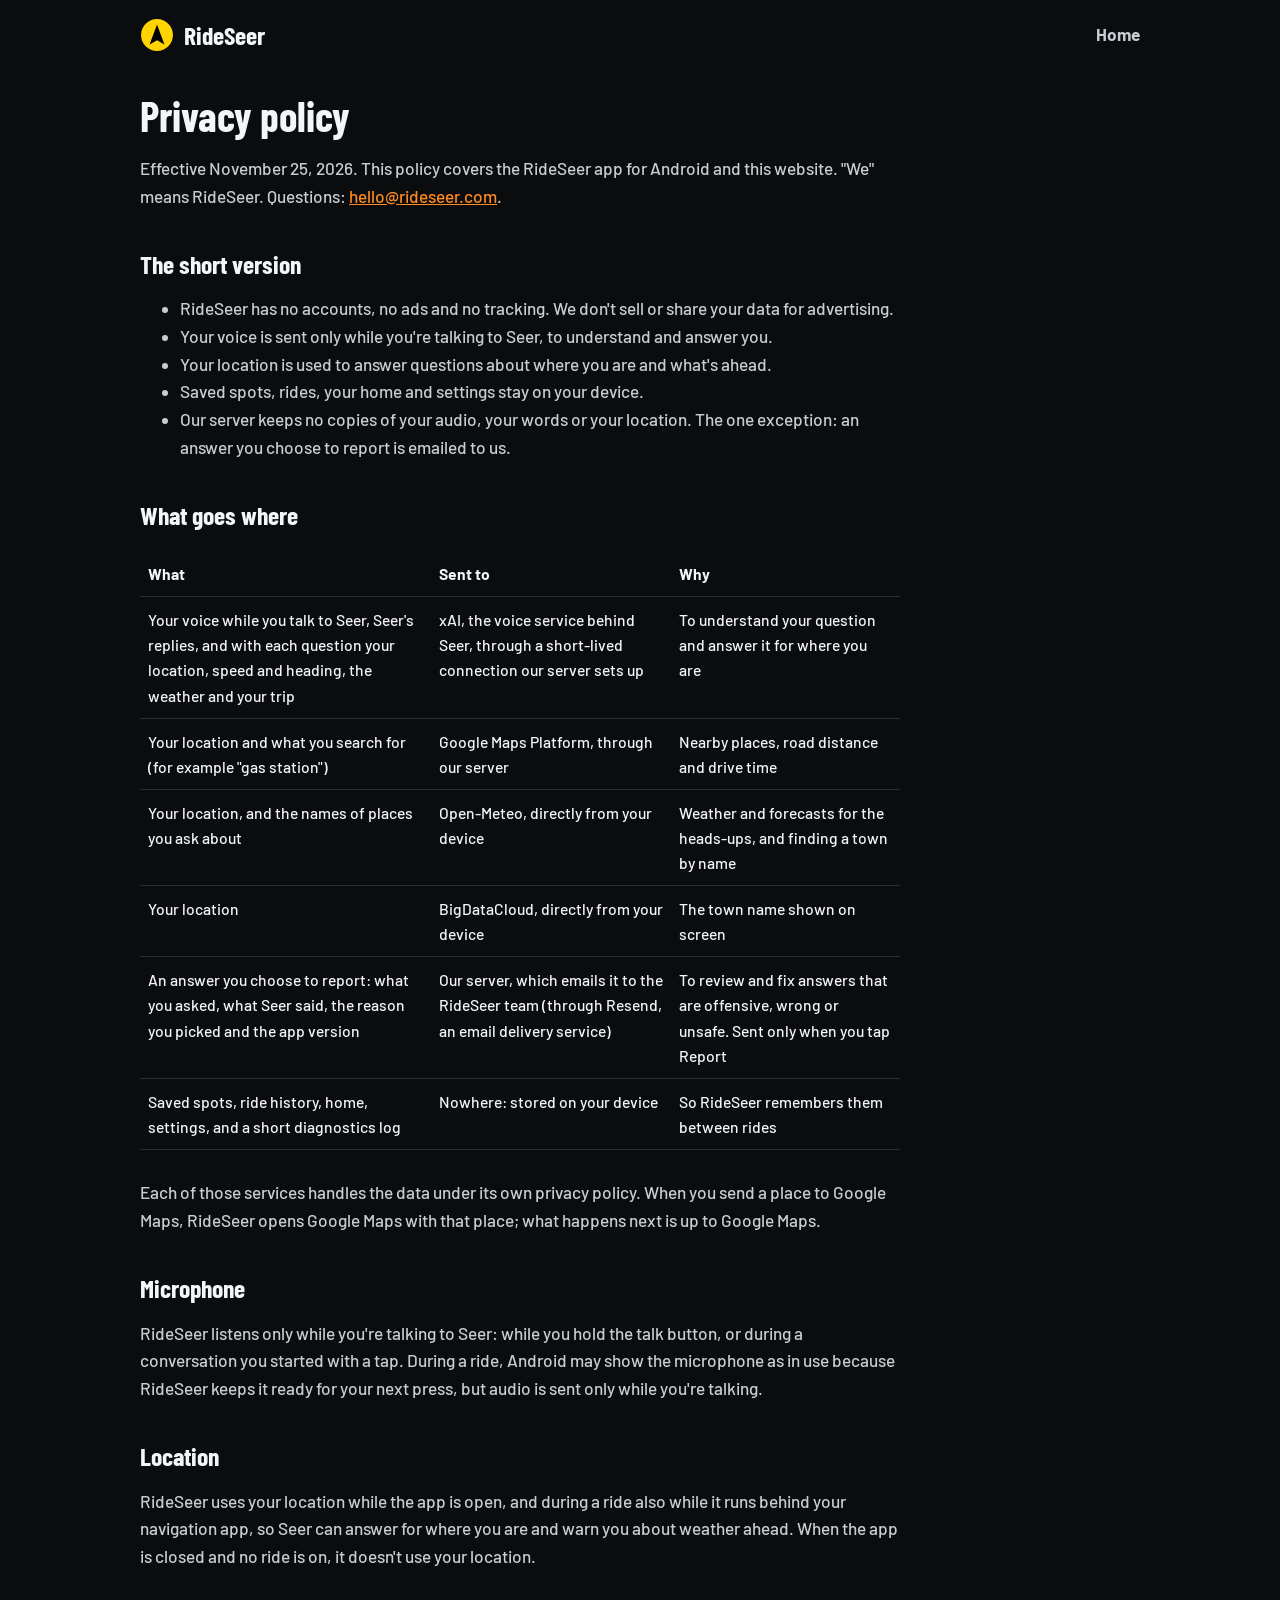
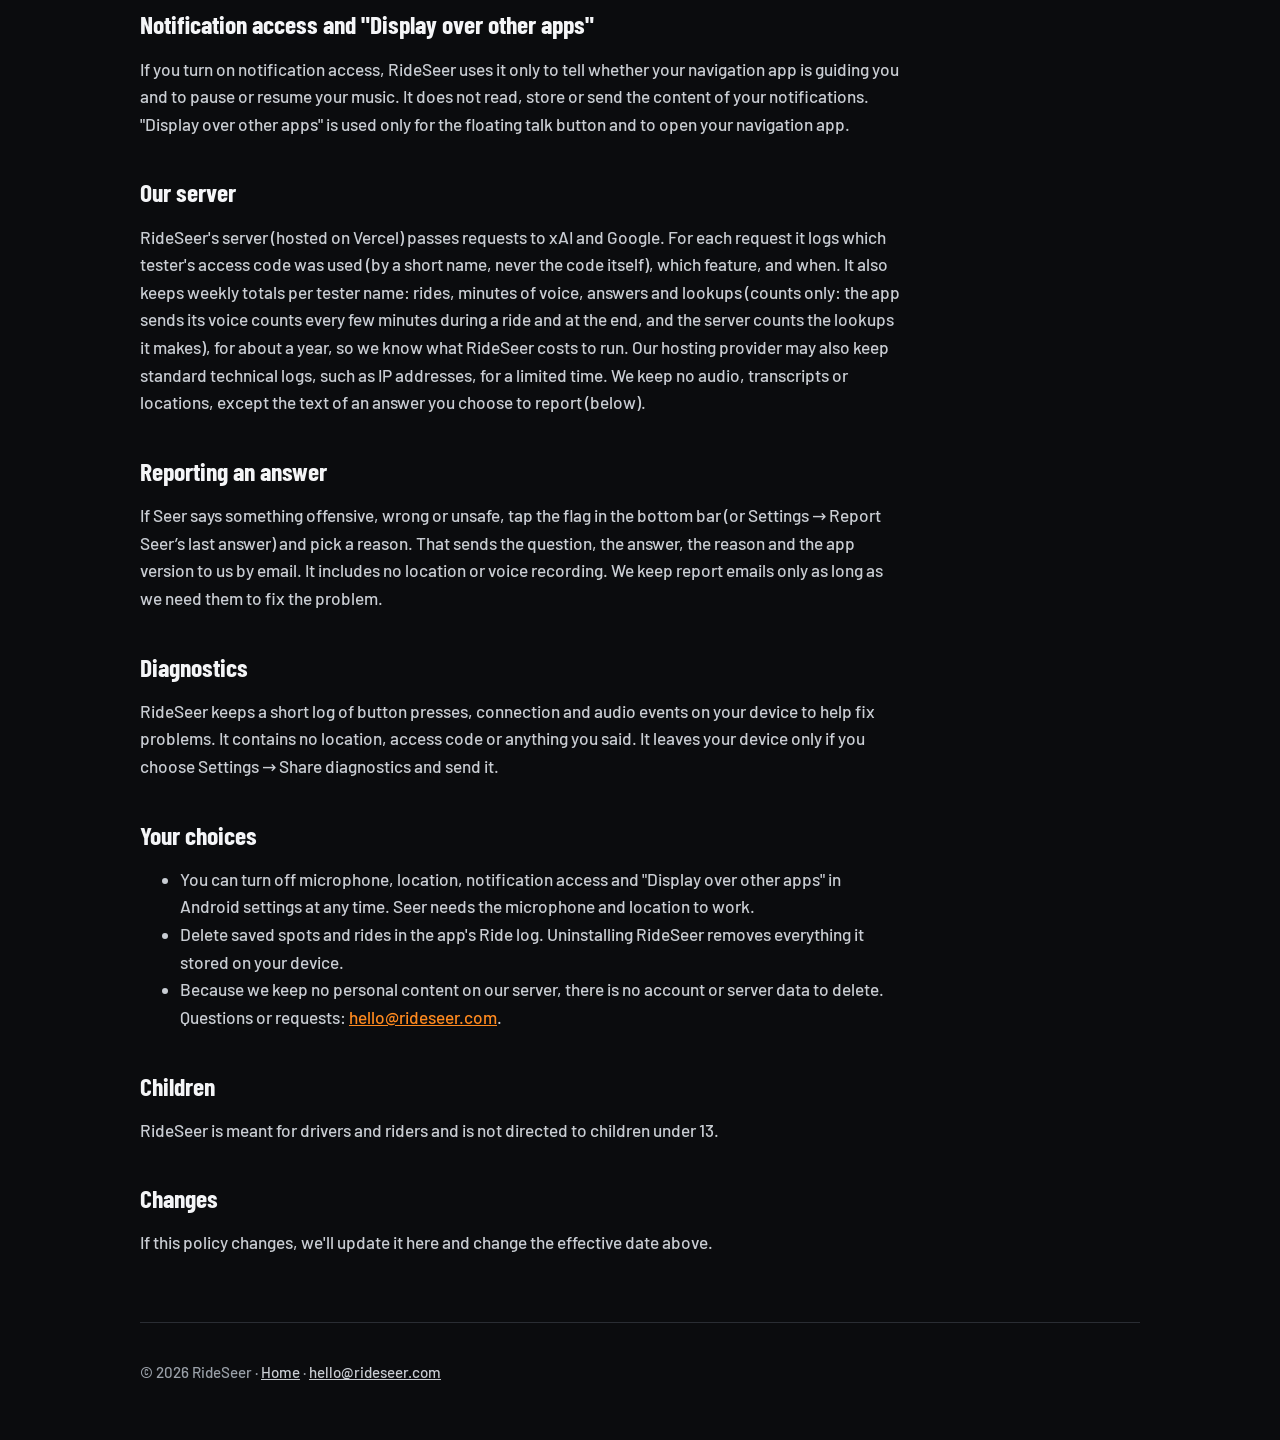
<file: privacy.html>
<!doctype html>
<html lang="en">
<head>
  <meta charset="utf-8">
  <meta name="viewport" content="width=device-width, initial-scale=1">
  <title>RideSeer privacy policy</title>
  <meta name="description" content="What RideSeer collects, where it goes, and why.">
  <meta name="theme-color" content="#0b0c0e">
  <link rel="icon" href="favicon.svg" type="image/svg+xml">
  <link rel="stylesheet" href="style.css">
</head>
<body>
  <div class="wrap">
    <header class="top">
      <a class="logo" href="./"><img src="favicon.svg" alt="">RideSeer</a>
      <nav class="top"><a href="./">Home</a></nav>
    </header>

    <main class="doc">
      <h1>Privacy policy</h1>
      <p>Effective November 25, 2026. This policy covers the RideSeer app for Android and this website. "We" means RideSeer. Questions: <a href="mailto:hello@rideseer.com">hello@rideseer.com</a>.</p>

      <h2>The short version</h2>
      <ul>
        <li>RideSeer has no accounts, no ads and no tracking. We don't sell or share your data for advertising.</li>
        <li>Your voice is sent only while you're talking to Seer, to understand and answer you.</li>
        <li>Your location is used to answer questions about where you are and what's ahead.</li>
        <li>Saved spots, rides, your home and settings stay on your device.</li>
        <li>Our server keeps no copies of your audio, your words or your location. The one exception: an answer you choose to report is emailed to us.</li>
      </ul>

      <h2>What goes where</h2>
      <div class="tablewrap">
        <table>
          <thead>
            <tr><th>What</th><th>Sent to</th><th>Why</th></tr>
          </thead>
          <tbody>
            <tr>
              <td>Your voice while you talk to Seer, Seer's replies, and with each question your location, speed and heading, the weather and your trip</td>
              <td>xAI, the voice service behind Seer, through a short-lived connection our server sets up</td>
              <td>To understand your question and answer it for where you are</td>
            </tr>
            <tr>
              <td>Your location and what you search for (for example "gas station")</td>
              <td>Google Maps Platform, through our server</td>
              <td>Nearby places, road distance and drive time</td>
            </tr>
            <tr>
              <td>Your location, and the names of places you ask about</td>
              <td>Open-Meteo, directly from your device</td>
              <td>Weather and forecasts for the heads-ups, and finding a town by name</td>
            </tr>
            <tr>
              <td>Your location</td>
              <td>BigDataCloud, directly from your device</td>
              <td>The town name shown on screen</td>
            </tr>
            <tr>
              <td>An answer you choose to report: what you asked, what Seer said, the reason you picked and the app version</td>
              <td>Our server, which emails it to the RideSeer team (through Resend, an email delivery service)</td>
              <td>To review and fix answers that are offensive, wrong or unsafe. Sent only when you tap Report</td>
            </tr>
            <tr>
              <td>Saved spots, ride history, home, settings, and a short diagnostics log</td>
              <td>Nowhere: stored on your device</td>
              <td>So RideSeer remembers them between rides</td>
            </tr>
          </tbody>
        </table>
      </div>
      <p>Each of those services handles the data under its own privacy policy. When you send a place to Google Maps, RideSeer opens Google Maps with that place; what happens next is up to Google Maps.</p>

      <h2>Microphone</h2>
      <p>RideSeer listens only while you're talking to Seer: while you hold the talk button, or during a conversation you started with a tap. During a ride, Android may show the microphone as in use because RideSeer keeps it ready for your next press, but audio is sent only while you're talking.</p>

      <h2>Location</h2>
      <p>RideSeer uses your location while the app is open, and during a ride also while it runs behind your navigation app, so Seer can answer for where you are and warn you about weather ahead. When the app is closed and no ride is on, it doesn't use your location.</p>

      <h2>Notification access and "Display over other apps"</h2>
      <p>If you turn on notification access, RideSeer uses it only to tell whether your navigation app is guiding you and to pause or resume your music. It does not read, store or send the content of your notifications. "Display over other apps" is used only for the floating talk button and to open your navigation app.</p>

      <h2>Our server</h2>
      <p>RideSeer's server (hosted on Vercel) passes requests to xAI and Google. For each request it logs which tester's access code was used (by a short name, never the code itself), which feature, and when. It also keeps weekly totals per tester name: rides, minutes of voice, answers and lookups (counts only: the app sends its voice counts every few minutes during a ride and at the end, and the server counts the lookups it makes), for about a year, so we know what RideSeer costs to run. Our hosting provider may also keep standard technical logs, such as IP addresses, for a limited time. We keep no audio, transcripts or locations, except the text of an answer you choose to report (below).</p>

      <h2>Reporting an answer</h2>
      <p>If Seer says something offensive, wrong or unsafe, tap the flag in the bottom bar (or Settings → Report Seer’s last answer) and pick a reason. That sends the question, the answer, the reason and the app version to us by email. It includes no location or voice recording. We keep report emails only as long as we need them to fix the problem.</p>

      <h2>Diagnostics</h2>
      <p>RideSeer keeps a short log of button presses, connection and audio events on your device to help fix problems. It contains no location, access code or anything you said. It leaves your device only if you choose Settings → Share diagnostics and send it.</p>

      <h2>Your choices</h2>
      <ul>
        <li>You can turn off microphone, location, notification access and "Display over other apps" in Android settings at any time. Seer needs the microphone and location to work.</li>
        <li>Delete saved spots and rides in the app's Ride log. Uninstalling RideSeer removes everything it stored on your device.</li>
        <li>Because we keep no personal content on our server, there is no account or server data to delete. Questions or requests: <a href="mailto:hello@rideseer.com">hello@rideseer.com</a>.</li>
      </ul>

      <h2>Children</h2>
      <p>RideSeer is meant for drivers and riders and is not directed to children under 13.</p>

      <h2>Changes</h2>
      <p>If this policy changes, we'll update it here and change the effective date above.</p>
    </main>

    <footer>
      <p>© 2026 RideSeer · <a href="./">Home</a> · <a href="mailto:hello@rideseer.com">hello@rideseer.com</a></p>
    </footer>
  </div>
</body>
</html>
</file>
<file: style.css>
/* RideSeer site: the app's Dash look. Fonts are served from here (no third-party requests). */
@font-face {
  font-family: "Barlow";
  src: url("fonts/barlow-latin-500-normal.woff2") format("woff2");
  font-weight: 500;
  font-display: swap;
}
@font-face {
  font-family: "Barlow";
  src: url("fonts/barlow-latin-700-normal.woff2") format("woff2");
  font-weight: 700;
  font-display: swap;
}
@font-face {
  font-family: "Barlow Condensed";
  src: url("fonts/barlow-condensed-latin-700-normal.woff2") format("woff2");
  font-weight: 700;
  font-display: swap;
}

:root {
  --bg: #0b0c0e;
  --fg: #f4f5f7;
  --muted: #9aa0a8;
  --soft: #c9cdd3;
  --panel: #17191d;
  --line: #2a2d33;
  --accent: #ff8a1f;
  --on-accent: #111;
  color-scheme: dark;
}

* {
  box-sizing: border-box;
}

body {
  margin: 0;
  background: var(--bg);
  color: var(--fg);
  font: 500 1.08rem/1.6 "Barlow", system-ui, -apple-system, "Segoe UI", Roboto, sans-serif;
}

a {
  color: var(--accent);
}

.wrap {
  max-width: 1040px;
  margin: 0 auto;
  padding: 0 20px;
}

header.top {
  display: flex;
  align-items: center;
  justify-content: space-between;
  gap: 16px;
  padding: 18px 0;
}

.logo {
  display: flex;
  align-items: center;
  gap: 10px;
  color: var(--fg);
  text-decoration: none;
  font: 700 1.6rem/1 "Barlow Condensed", "Barlow", sans-serif;
}

.logo img {
  width: 34px;
  height: 34px;
}

nav.top a {
  color: var(--soft);
  text-decoration: none;
  margin-left: 18px;
  font-weight: 700;
}

h1,
h2,
h3 {
  font-family: "Barlow Condensed", "Barlow", sans-serif;
  font-weight: 700;
  line-height: 1.05;
  margin: 0 0 0.4em;
}

.hero {
  padding: 48px 0 24px;
  text-align: center;
}

.hero h1 {
  font-size: clamp(2.6rem, 8vw, 4.6rem);
}

.hero h1 span {
  color: var(--accent);
}

.lede {
  color: var(--soft);
  font-size: 1.25rem;
  max-width: 640px;
  margin: 0 auto 24px;
}

.cta {
  display: inline-block;
  padding: 14px 26px;
  border-radius: 14px;
  background: var(--accent);
  color: var(--on-accent);
  font-weight: 700;
  text-decoration: none;
}

.note {
  color: var(--muted);
  font-size: 0.95rem;
  margin-top: 10px;
}

.shot {
  display: block;
  width: 100%;
  max-width: 900px;
  margin: 32px auto 0;
  border-radius: 18px;
}

section {
  padding: 40px 0;
}

section h2 {
  font-size: clamp(1.8rem, 5vw, 2.4rem);
}

.grid {
  display: grid;
  grid-template-columns: repeat(auto-fit, minmax(240px, 1fr));
  gap: 14px;
}

.card {
  background: var(--panel);
  border-radius: 14px;
  padding: 18px 20px;
}

.card h3 {
  font-size: 1.35rem;
  color: var(--fg);
}

.card p {
  margin: 0;
  color: var(--soft);
}

.say {
  color: var(--accent);
  font-weight: 700;
}

ul.plain {
  padding-left: 1.2em;
  color: var(--soft);
}

/* Privacy policy and other text pages */
.doc {
  max-width: 760px;
  padding: 24px 0 48px;
}

.doc h1 {
  font-size: 2.6rem;
}

.doc h2 {
  font-size: 1.6rem;
  margin-top: 1.6em;
}

.doc p,
.doc li {
  color: var(--soft);
}

.doc table {
  width: 100%;
  border-collapse: collapse;
  margin: 12px 0;
  font-size: 0.98rem;
}

.doc th,
.doc td {
  text-align: left;
  vertical-align: top;
  padding: 10px 8px;
  border-bottom: 1px solid var(--line);
}

.doc th {
  color: var(--fg);
}

/* User guide (guide.html, generated from the app repo) */
.guide h3 {
  font-size: 1.3rem;
  margin-top: 1.4em;
}

.guide code {
  background: var(--panel);
  padding: 1px 6px;
  border-radius: 6px;
  font-size: 0.92em;
}

.guide__img {
  display: block;
  max-width: 100%;
  max-height: 560px;
  margin: 8px auto;
  border-radius: 14px;
}

.guide li + li {
  margin-top: 4px;
}

.tablewrap {
  overflow-x: auto;
}

footer {
  border-top: 1px solid var(--line);
  padding: 22px 0 40px;
  color: var(--muted);
  font-size: 0.95rem;
}

footer a {
  color: var(--soft);
}
</file>
